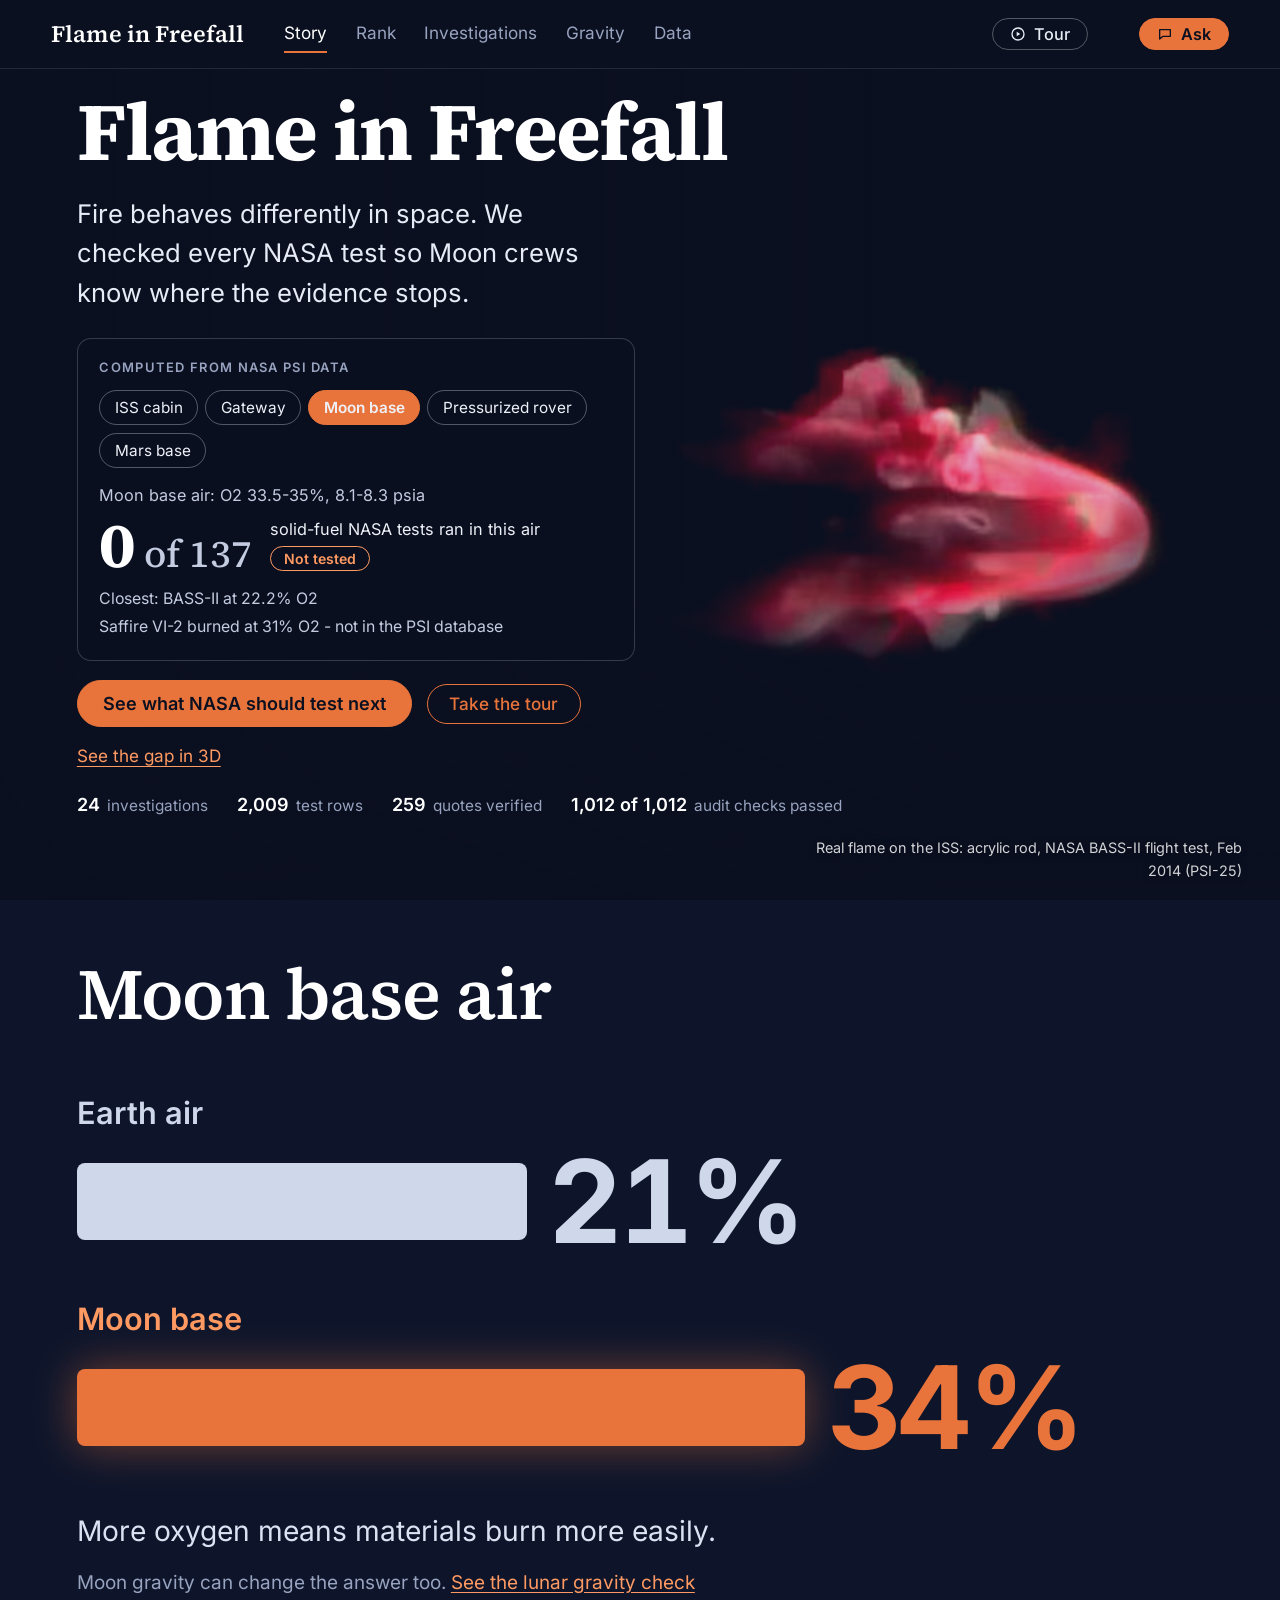
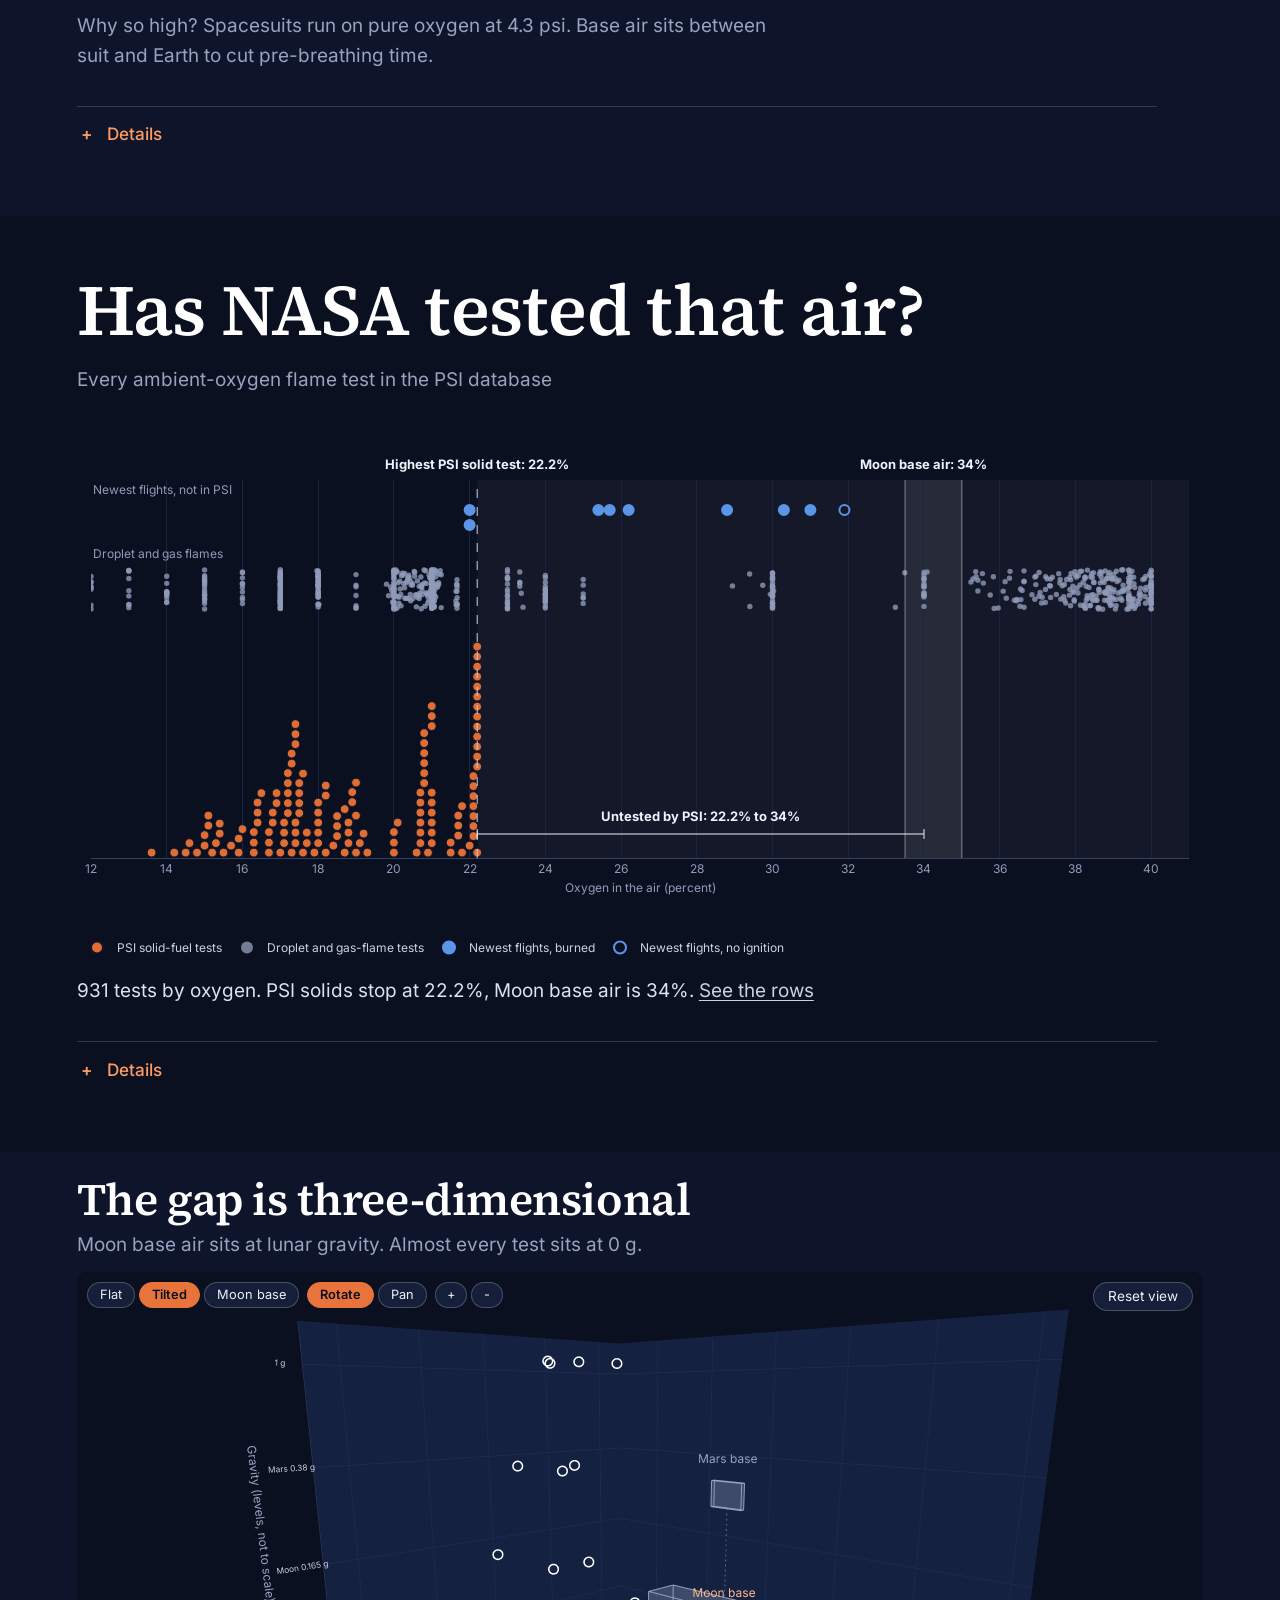
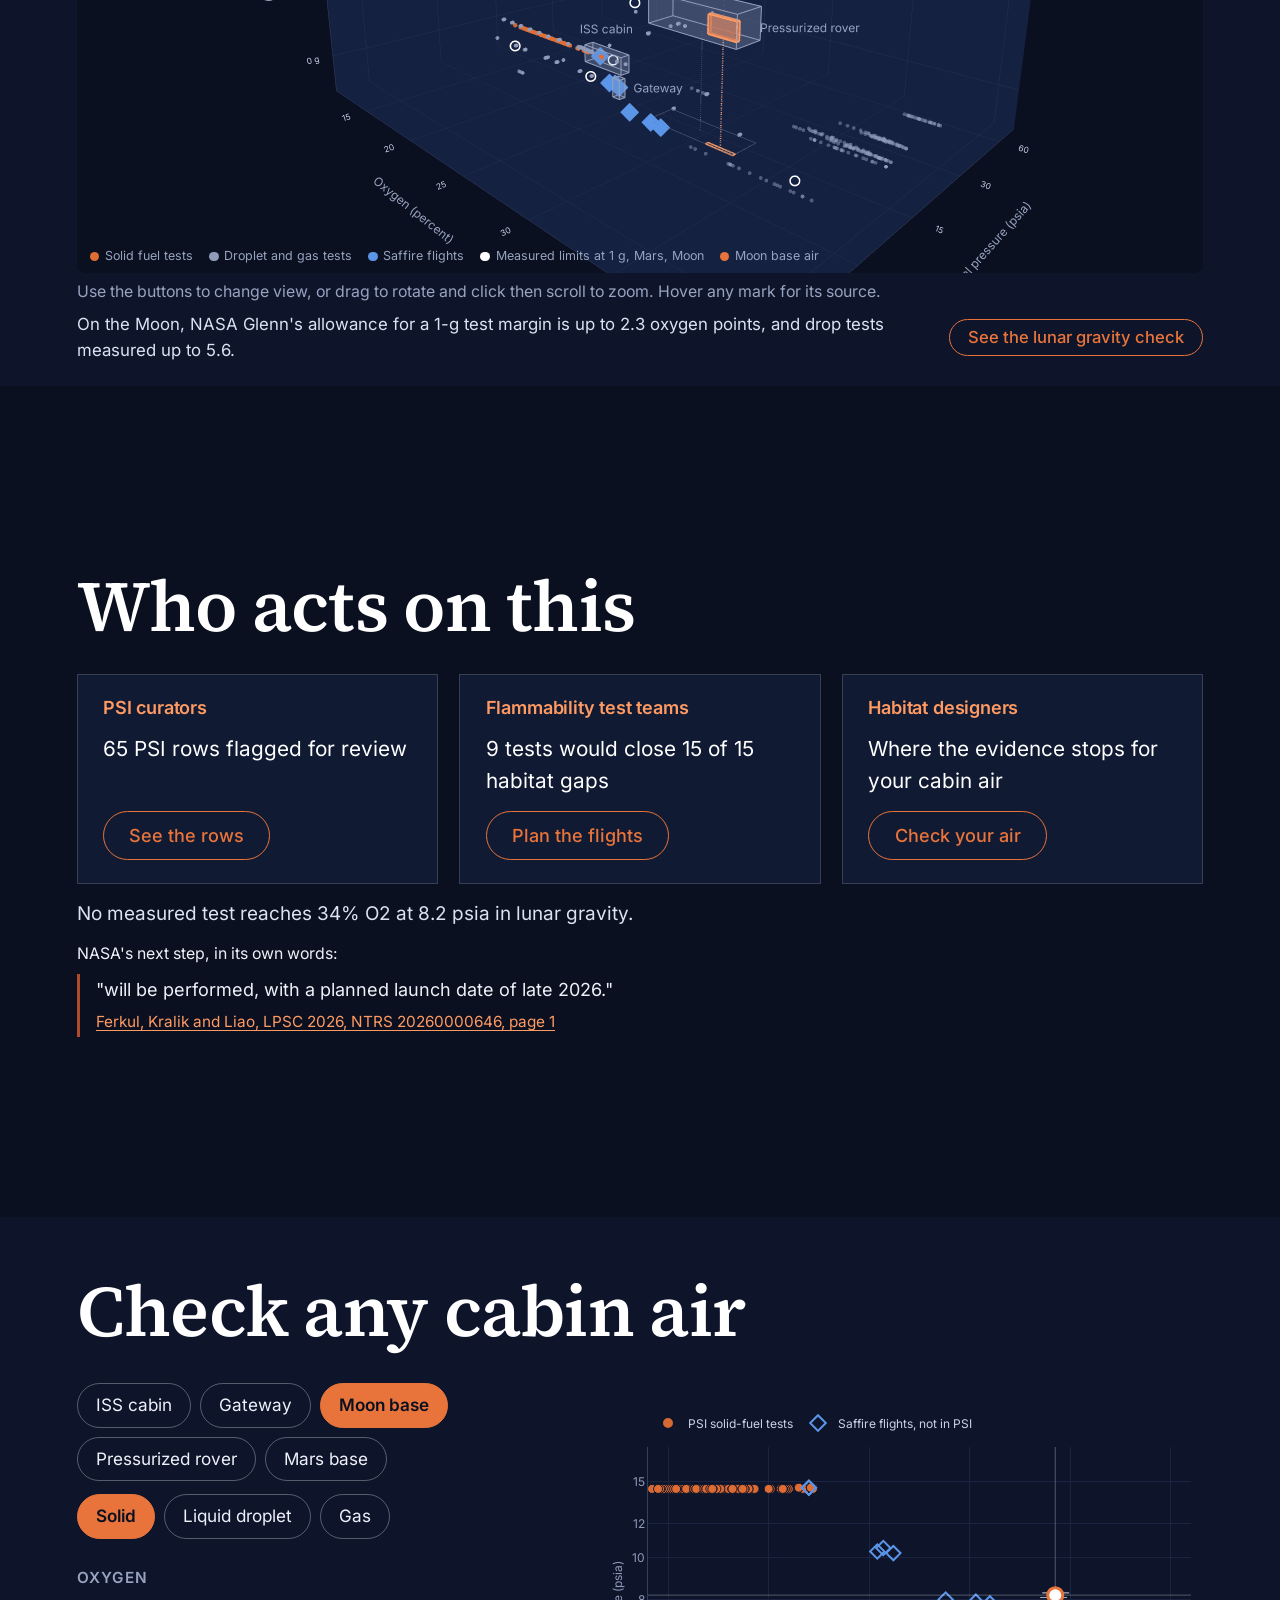
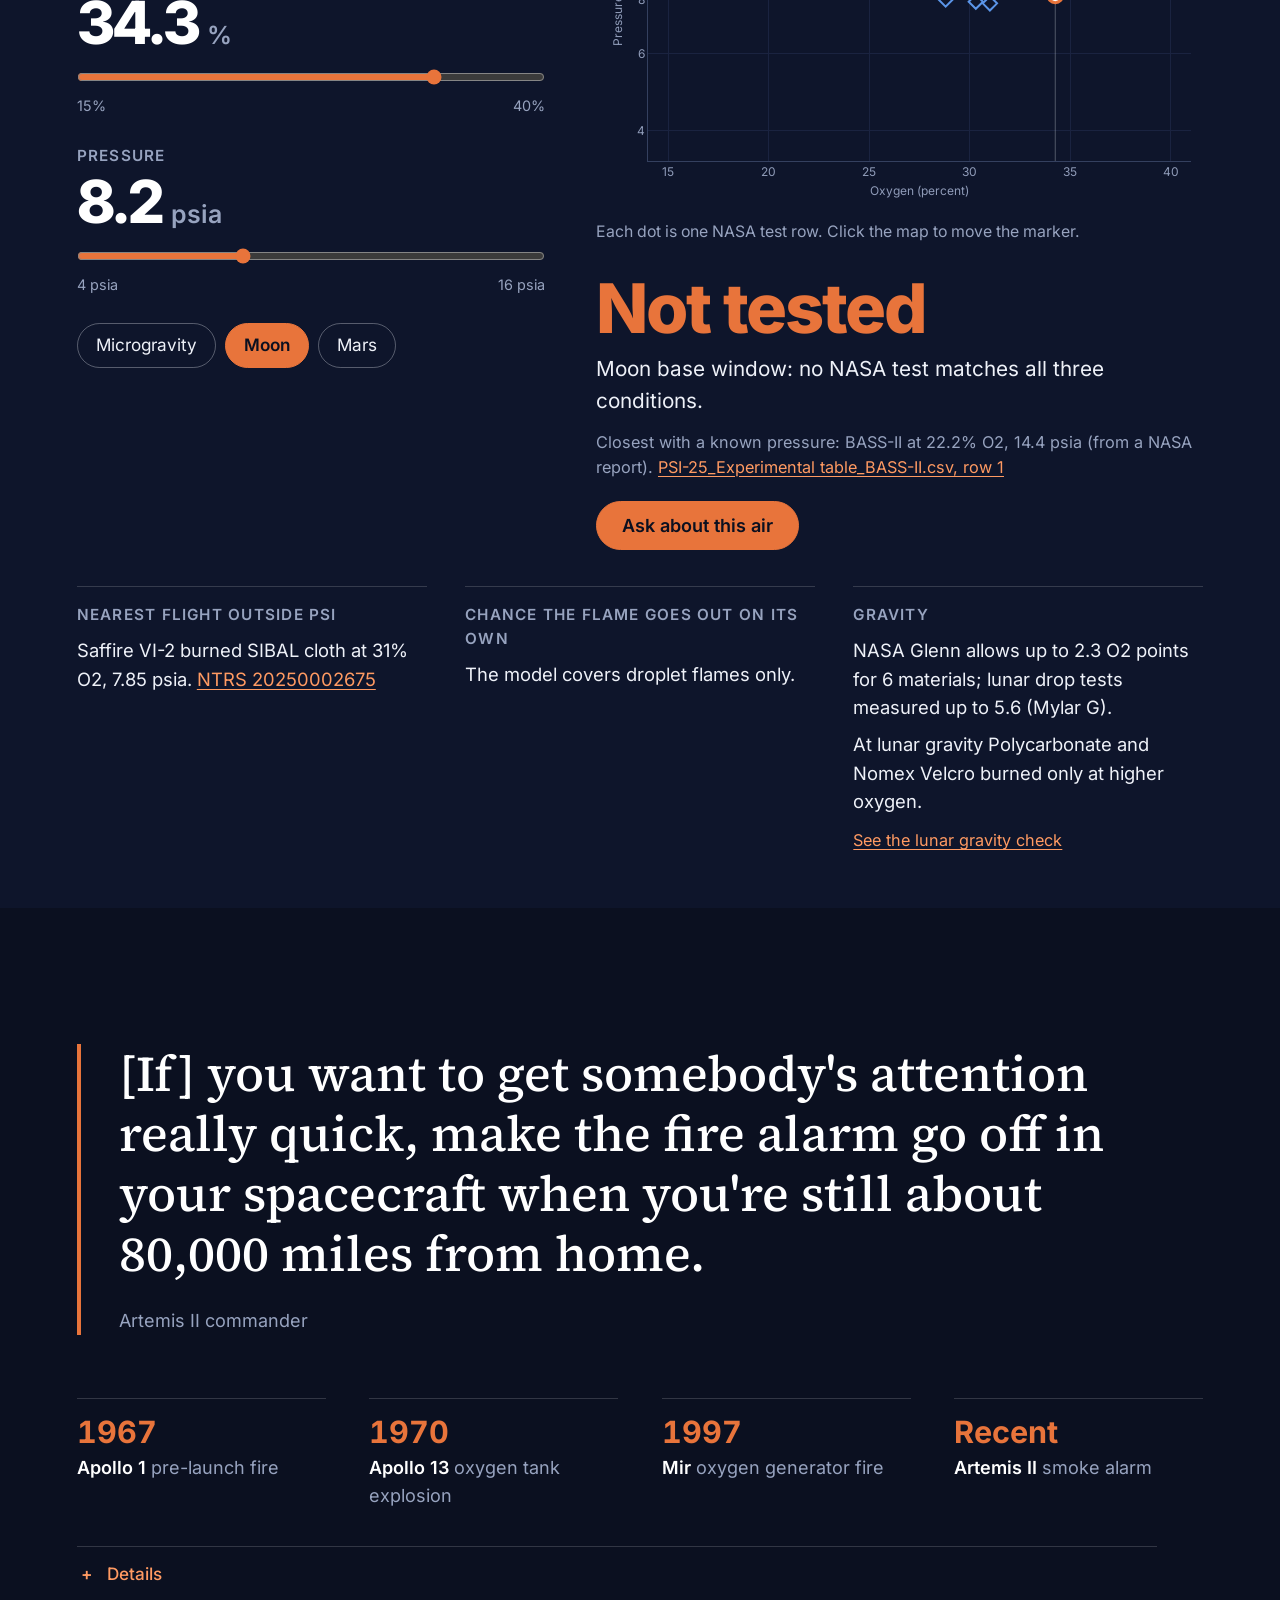
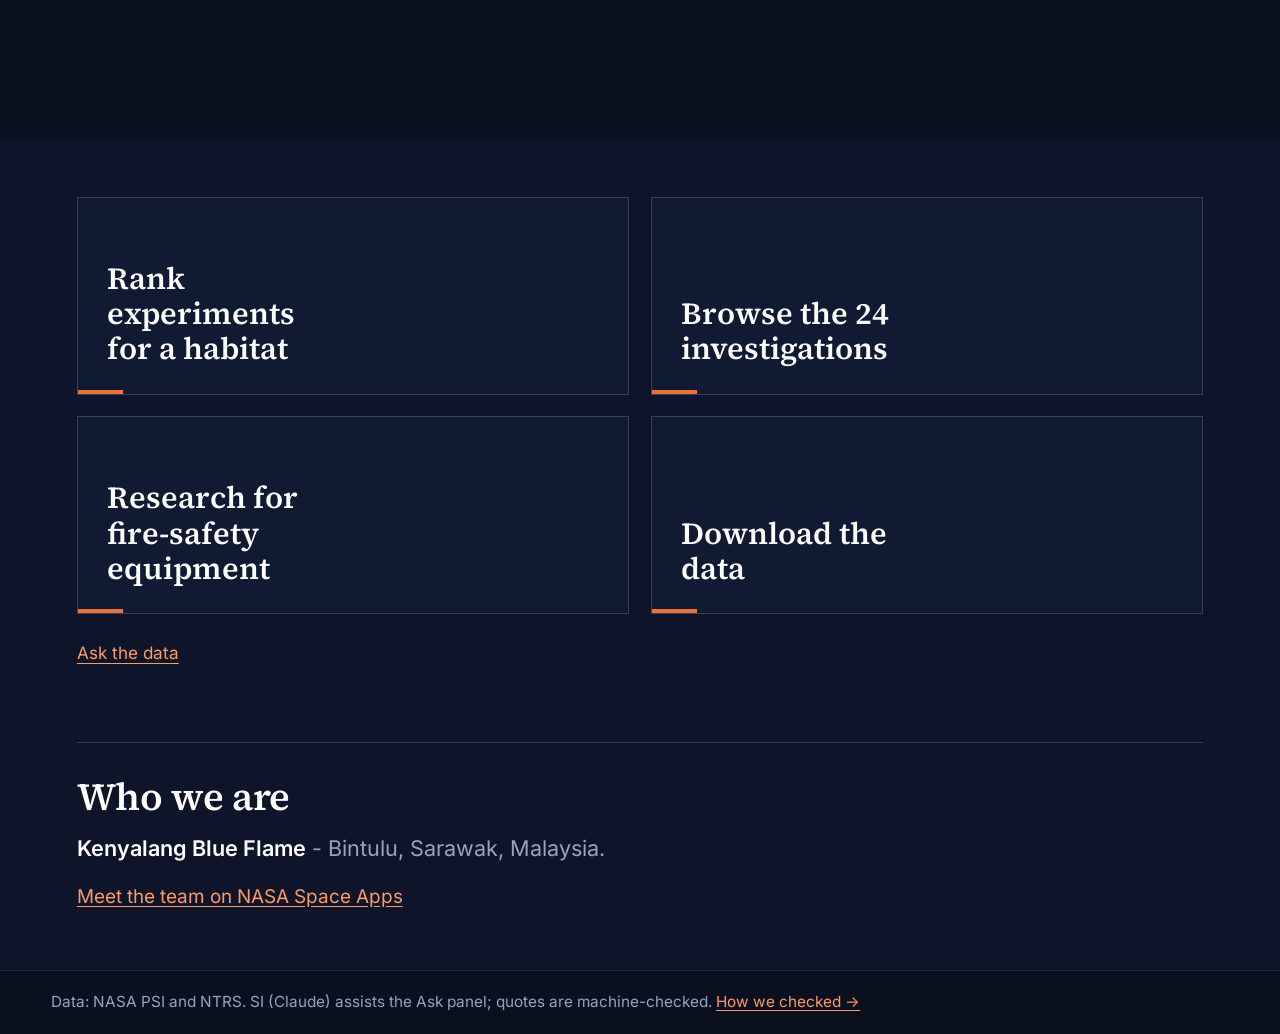
<file: public/index.html>
<!DOCTYPE html>
<html lang="en">
<head>
<meta charset="utf-8">
<meta name="viewport" content="width=device-width, initial-scale=1">
<title>Flame in Freefall - fire-safety dashboard over NASA PSI combustion data</title>
<meta name="description" content="Which NASA microgravity fire experiments matter for crews on the Moon and Mars, ranked from NASA PSI combustion data.">
<meta name="theme-color" content="#0b1020">
<link rel="icon" href="favicon.svg" type="image/svg+xml">
<link rel="icon" href="favicon-32.png" type="image/png" sizes="32x32">
<link rel="alternate icon" href="favicon.ico">
<link rel="apple-touch-icon" href="apple-touch-icon.png">
<link rel="preload" href="fonts/inter-latin.woff2" as="font" type="font/woff2" crossorigin>
<link rel="preload" href="fonts/source-serif-4-latin.woff2" as="font" type="font/woff2" crossorigin>
<link rel="preload" as="script" href="vendor/plotly-basic-2.35.2.min.js">
<link rel="stylesheet" href="style.css">
</head>
<body>
<a class="skip-link" href="#view" id="skip-link">Skip to content</a>
<div id="page">
<header class="top">
  <div class="top-inner">
    <a class="brand" href="#/home">Flame in Freefall</a>
    <nav id="nav" aria-label="Sections"></nav>
    <button type="button" id="ask-open" class="ask-toggle" aria-expanded="false" aria-controls="ask-panel" aria-label="Ask the data" hidden><svg class="hdr-ico" viewBox="0 0 24 24" width="16" height="16" aria-hidden="true" focusable="false"><path d="M4 5.5h16v10H9l-5 4v-14z" fill="none" stroke="currentColor" stroke-width="2" stroke-linejoin="round"/></svg><span>Ask</span></button>
  </div>
</header>
<main id="view" tabindex="-1">
  <p class="loading">Loading data...</p>
</main>
<footer class="foot">
  <div class="foot-inner">
    <p>Data: NASA PSI and NTRS. SI (Claude) assists the Ask panel; quotes are machine-checked. <a href="#/verification">How we checked -&gt;</a></p>
  </div>
</footer>
</div>
<aside id="ask-panel" aria-label="Ask the data"></aside>
<script src="app.js" charset="utf-8"></script>
</body>
</html>
</file>
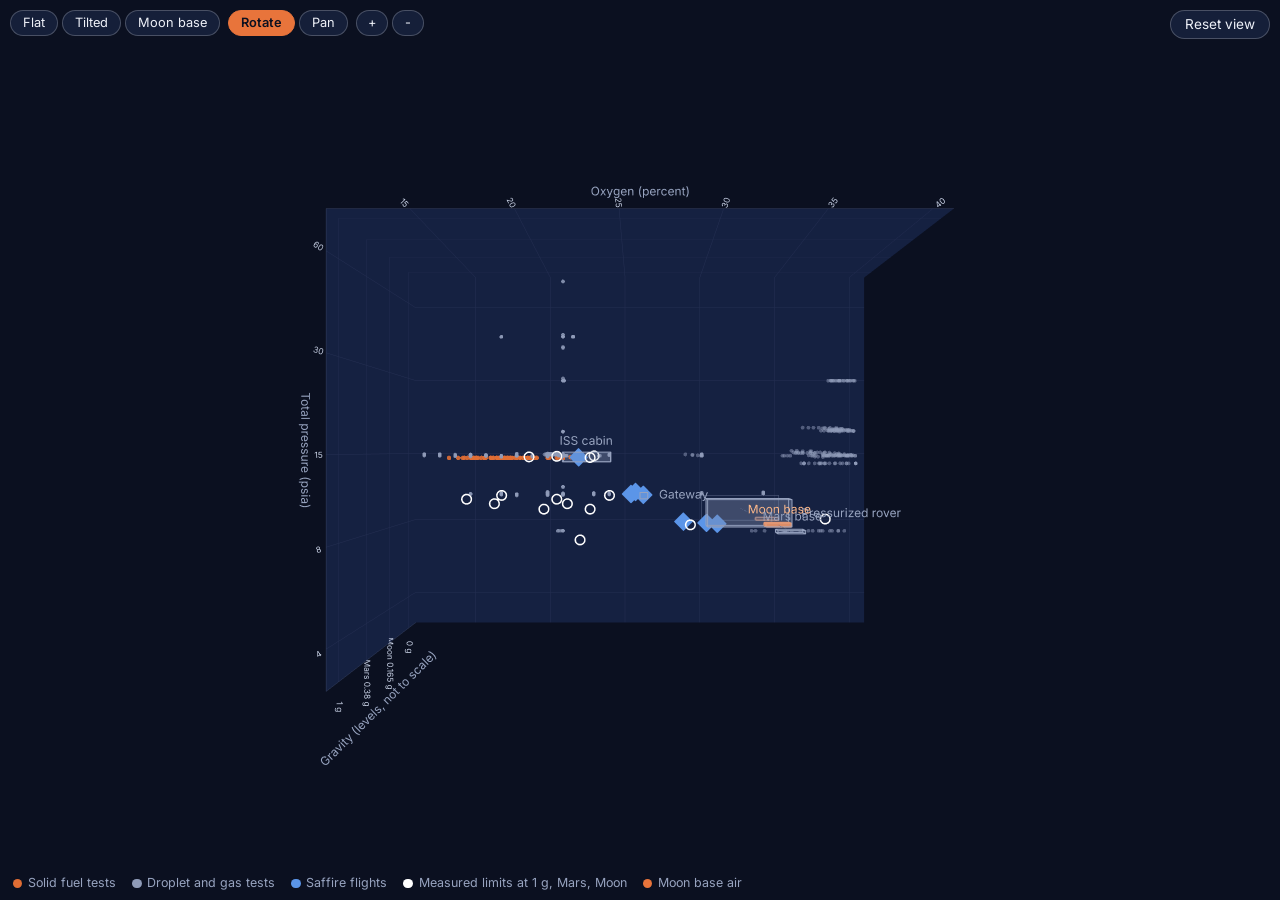
<file: public/evidence3d.html>
<!DOCTYPE html>
<html lang="en">
<head>
<meta charset="utf-8">
<meta name="viewport" content="width=device-width, initial-scale=1">
<title>Evidence space</title>
<link rel="icon" href="favicon.svg" type="image/svg+xml">
<link rel="alternate icon" href="favicon.ico">
<style>
@font-face { font-family: "Inter"; src: url("fonts/inter-latin.woff2") format("woff2"); font-weight: 400 800; font-style: normal; font-display: swap; }
html, body { margin: 0; height: 100%; background: #0b1020; color: #c9d2e6; font-family: "Inter", system-ui, -apple-system, "Segoe UI", Roboto, Arial, sans-serif; overflow: hidden; }
#plot { position: absolute; inset: 0; }
#bar { position: absolute; top: 0.6rem; left: 0.6rem; z-index: 5; display: flex; flex-wrap: wrap; align-items: center; gap: 0.35rem 0.5rem; max-width: calc(100% - 7.5rem); }
#bar .grp { display: flex; gap: 0.25rem; }
#bar button, #reset { padding: 0.35rem 0.9rem; font: inherit; font-size: 0.85rem; color: #eef1f8; background: rgba(24, 35, 63, 0.85); border: 1px solid rgba(255, 255, 255, 0.22); border-radius: 999px; cursor: pointer; }
#bar button { padding: 0.3rem 0.75rem; font-size: 0.8rem; }
#bar button.sq { min-width: 2rem; padding: 0.3rem 0.5rem; }
#bar button:hover { background: #18233f; }
#bar button[aria-pressed="true"] { background: #e8743b; border-color: #e8743b; color: #0b1020; font-weight: 600; }
#bar button:focus-visible { outline: 3px solid #e8743b; outline-offset: 2px; }
#reset { position: absolute; top: 0.6rem; right: 0.6rem; z-index: 5; }
#reset:hover { background: #18233f; }
#reset:focus-visible { outline: 3px solid #e8743b; outline-offset: 2px; }
#legend { position: absolute; left: 0.8rem; bottom: 0.6rem; z-index: 5; display: flex; flex-wrap: wrap; gap: 0.2rem 1rem; max-width: calc(100% - 1.6rem); margin: 0; padding: 0; list-style: none; font-size: 0.78rem; color: #97a3bf; pointer-events: none; }
#legend i { display: inline-block; width: 0.6rem; height: 0.6rem; margin-right: 0.35rem; border-radius: 50%; vertical-align: -0.05rem; }
#msg { position: absolute; inset: 0; margin: 0; display: flex; align-items: center; justify-content: center; font-size: 0.95rem; color: #97a3bf; }
[hidden] { display: none !important; }
</style>
</head>
<body>
<div id="plot"></div>
<div id="bar" role="toolbar" aria-label="Chart view controls" hidden>
<div class="grp" role="group" aria-label="View presets"><button type="button" data-view="flat" aria-pressed="false" title="Top-down view">Flat</button><button type="button" data-view="tilted" aria-pressed="false" title="Tilted view">Tilted</button><button type="button" data-view="moon" aria-pressed="false" title="Close view of the Moon base">Moon base</button></div>
<div class="grp" role="group" aria-label="Drag mode"><button type="button" data-drag="orbit" aria-pressed="true" title="Drag to rotate">Rotate</button><button type="button" data-drag="pan" aria-pressed="false" title="Drag to pan">Pan</button></div>
<div class="grp" role="group" aria-label="Zoom"><button type="button" class="sq" data-zoom="0.8" aria-label="Zoom in" title="Zoom in">+</button><button type="button" class="sq" data-zoom="1.25" aria-label="Zoom out" title="Zoom out">-</button></div>
</div>
<button type="button" id="reset" hidden>Reset view</button>
<ul id="legend" hidden></ul>
<p id="msg">Loading...</p>
<script src="vendor/plotly-gl3d-2.35.2.min.js"></script>
<script src="evidence3d.js" charset="utf-8"></script>
</body>
</html>
</file>
<file: public/style.css>
@font-face {
  font-family: "Inter";
  src: url("fonts/inter-latin.woff2") format("woff2");
  font-weight: 400 800;
  font-style: normal;
  font-display: swap;
}

@font-face {
  font-family: "Source Serif 4";
  src: url("fonts/source-serif-4-latin.woff2") format("woff2");
  font-weight: 500 700;
  font-style: normal;
  font-display: swap;
}

:root {
  --navy: #0b1020;
  --navy-2: #111a33;
  --navy-3: #18233f;
  --fire: #e8743b;
  --fire-deep: #b04a2a;
  --fire-soft: #ff9a62;
  --paper: #f7f3ee;
  --paper-2: #efe8df;
  --ink: #141a2e;
  --slate: #5a6275;
  --serif: "Source Serif 4", Georgia, "Times New Roman", serif;
  --sans: "Inter", system-ui, -apple-system, "Segoe UI", Roboto, Arial, sans-serif;
  --bg: var(--paper);
  --fg: var(--ink);
  --muted: var(--slate);
  --line: #ddd5ca;
  --link: #9a3f1f;
  --accent: var(--fire-deep);
  --card: #fffdfa;
  --hdr: 64px;
}

.top, .foot, .band, .story, #ask-panel {
  --bg: var(--navy);
  --fg: #eef1f8;
  --muted: #97a3bf;
  --line: rgba(255, 255, 255, 0.16);
  --link: var(--fire-soft);
  --accent: var(--fire);
  --card: var(--navy-2);
  color: var(--fg);
}

* { box-sizing: border-box; }

html { font-size: 18px; scroll-behavior: smooth; }

body {
  margin: 0;
  font-family: var(--sans);
  font-size: 1rem;
  line-height: 1.55;
  color: var(--fg);
  background: var(--paper);
  -webkit-font-smoothing: antialiased;
}

a { color: var(--link); text-underline-offset: 0.18em; }

[hidden] { display: none !important; }

h1, h2, h3, h4 { font-family: var(--serif); font-weight: 600; line-height: 1.12; margin: 0; letter-spacing: -0.01em; }

p { margin: 0; }

p, li, dd { max-width: 60ch; }

.small { font-size: 0.88rem; }

.muted { color: var(--muted); }

.src { color: var(--muted); font-size: 0.8rem; display: block; }

button { font: inherit; cursor: pointer; }

button:disabled { opacity: 0.5; cursor: default; }

:focus-visible { outline: 3px solid var(--accent); outline-offset: 2px; }
.skip-link { position: absolute; left: 0.5rem; top: -4rem; z-index: 1000; padding: 0.6rem 1rem; background: #fff; color: var(--navy); font-weight: 600; border-radius: 6px; text-decoration: none; }
.skip-link:focus { top: 0.5rem; outline: 3px solid var(--fire); }

.top {
  background: var(--navy);
  border-bottom: 1px solid rgba(255, 255, 255, 0.1);
  position: sticky;
  top: 0;
  z-index: 40;
}

.top-inner {
  max-width: 1360px;
  margin: 0 auto;
  padding: 0.85rem clamp(1.25rem, 4vw, 3rem);
  display: flex;
  flex-wrap: wrap;
  align-items: center;
  gap: 0.4rem 2.2rem;
}

.brand {
  font-family: var(--serif);
  font-weight: 600;
  font-size: 1.3rem;
  color: #fff;
  text-decoration: none;
  white-space: nowrap;
}

#nav { display: flex; flex-wrap: wrap; gap: 0.2rem 1.6rem; }

#nav a {
  padding: 0.25rem 0;
  color: var(--muted);
  text-decoration: none;
  font-size: 0.95rem;
  border-bottom: 2px solid transparent;
}

#nav a:hover { color: #fff; }

#nav a.active { color: #fff; border-bottom-color: var(--fire); }

.ask-toggle {
  margin-left: auto;
  display: inline-flex;
  align-items: center;
  gap: 0.45rem;
  padding: 0.4rem 0.95rem;
  border: 1.5px solid rgba(255, 255, 255, 0.3);
  border-radius: 999px;
  background: transparent;
  color: #e8ecf5;
  font-size: 0.9rem;
  font-weight: 500;
  line-height: 1;
  text-decoration: none;
  transition: border-color 0.2s ease, background 0.2s ease, color 0.2s ease;
}

.ask-toggle .hdr-ico { flex: none; }

.ask-toggle:hover { border-color: var(--fire); color: #fff; }

#ask-open { background: var(--fire); border-color: var(--fire); color: var(--navy); font-weight: 600; }

#ask-open:hover, body.ask-open #ask-open { background: #fff; border-color: #fff; color: var(--navy); }

.tour-toggle + .ask-toggle { margin-left: 0.6rem; }

@media (max-width: 720px) {
  .ask-toggle { padding: 0.35rem 0.75rem; font-size: 0.85rem; gap: 0.35rem; }
  .tour-toggle { padding: 0.4rem; }
  .tour-toggle span { position: absolute; width: 1px; height: 1px; overflow: hidden; clip: rect(0 0 0 0); white-space: nowrap; }
  .tour-toggle + .ask-toggle { margin-left: 0.45rem; }
}

main { outline: none; display: block; min-height: 60vh; }

.wrap { width: calc(100% - 2 * clamp(1.25rem, 6vw, 6rem)); max-width: 1240px; margin: 0 auto; padding: 2.6rem 0 3.5rem; }

.wrap > * + * { margin-top: 1.6rem; }

.loading { color: var(--muted); padding: 3rem 1.5rem; }

.band { background: var(--navy); position: relative; overflow: hidden; }

.band-in {
  position: relative;
  z-index: 1;
  width: calc(100% - 2 * clamp(1.25rem, 6vw, 6rem));
  max-width: 1240px;
  margin: 0 auto;
  padding: clamp(2.2rem, 6vw, 4.2rem) 0 clamp(2rem, 5vw, 3.2rem);
}

.band h1 { font-size: clamp(2.5rem, 6vw, 4.2rem); color: #fff; max-width: 24ch; }

.band .lede { margin-top: 1rem; font-size: 1.2rem; color: var(--muted); max-width: 44ch; }

.band .pills { margin-top: 1.8rem; }

.btn {
  display: inline-block;
  padding: 0.7rem 1.4rem;
  border: 1.5px solid var(--fire);
  border-radius: 999px;
  background: var(--fire);
  color: var(--navy);
  font-weight: 600;
  text-decoration: none;
  line-height: 1.2;
}

.btn:hover { background: var(--fire-soft); border-color: var(--fire-soft); }

.btn.ghost, button.secondary {
  background: transparent;
  color: var(--accent);
  border-color: currentColor;
  font-weight: 500;
}

button.secondary { padding: 0.45rem 1rem; border: 1.5px solid currentColor; border-radius: 999px; }

.textlink {
  background: none;
  border: 0;
  padding: 0.2rem 0;
  color: var(--link);
  text-decoration: underline;
  text-underline-offset: 0.22em;
  font-size: 0.95rem;
}

.pills { display: flex; flex-wrap: wrap; gap: 0.7rem; }

.pill {
  padding: 0.7rem 1.4rem;
  border: 1.5px solid color-mix(in srgb, var(--fg) 32%, transparent);
  border-radius: 999px;
  background: transparent;
  color: var(--fg);
  font-size: 1.02rem;
}

.pill:hover { border-color: var(--fire); }

.pill.active { background: var(--fire); border-color: var(--fire); color: var(--navy); font-weight: 600; }

.drawer { border-top: 1px solid var(--line); margin-top: 2rem; }

.drawer > summary {
  list-style: none;
  cursor: pointer;
  padding: 0.8rem 0;
  color: var(--link);
  font-size: 0.95rem;
  font-weight: 500;
  display: flex;
  align-items: center;
  gap: 0.6rem;
}

.drawer > summary::-webkit-details-marker { display: none; }

.drawer > summary::before {
  content: "+";
  display: inline-block;
  width: 1.1rem;
  text-align: center;
  font-weight: 600;
}

.drawer[open] > summary::before { content: "-"; }

.drawer-body { padding: 0.4rem 0 1.4rem; font-size: 0.95rem; }

.drawer-body > * + * { margin-top: 0.9rem; }

.drawer-body h3 { font-size: 1.2rem; margin-top: 1.4rem; }

.drawer-body h4 { font-size: 1.05rem; }

.drawer.nested { margin-top: 0.6rem; }

.drawer-list > .drawer { margin-top: 0; }

.drawer-list > .drawer > summary { font-size: 1.15rem; color: var(--fg); padding: 1.1rem 0; font-weight: 600; font-family: var(--serif); }

.story .drawer { max-width: 60rem; }

.table-wrap { overflow-x: auto; margin: 0.6rem 0; max-width: 100%; }

table { border-collapse: collapse; width: 100%; font-size: 0.88rem; }

th, td { border-bottom: 1px solid var(--line); padding: 0.5rem 0.6rem; text-align: left; vertical-align: top; }

th { font-weight: 600; background: rgba(127, 127, 127, 0.1); white-space: nowrap; }

table.preview th, table.preview td { white-space: nowrap; }

.tag {
  display: inline-block;
  padding: 0.05rem 0.7rem;
  border-radius: 999px;
  font-size: 0.8rem;
  border: 1px solid var(--line);
  color: var(--muted);
  white-space: nowrap;
}

.tag.supported { color: #2f6b3f; border-color: #8fbf9b; }
.tag.partly { color: #8a5a00; border-color: #d4b360; }
.tag.notsupported { color: var(--fire-deep); border-color: #d9a99a; }

.eyebrow { font-size: 0.85rem; letter-spacing: 0.08em; text-transform: uppercase; color: var(--muted); font-weight: 600; }

.story {
  min-height: calc(100vh - var(--hdr));
  min-height: calc(100svh - var(--hdr));
  display: flex;
  align-items: center;
  background: var(--navy);
  padding: clamp(2rem, 6vh, 4.5rem) clamp(1.25rem, 6vw, 6rem);
  position: relative;
}

.story:nth-of-type(even) { background: #0e152b; }

.story-in { width: 100%; max-width: 1240px; margin: 0 auto; }

.story h2 { font-size: clamp(2.67rem, 6.2vw, 4rem); color: #fff; max-width: 28ch; }

.story .rv { opacity: 0; transform: translateY(22px); }

.story.in .rv { opacity: 1; transform: none; transition: opacity 0.8s ease, transform 0.8s ease; transition-delay: calc(var(--i, 0) * 140ms); }

.hero { padding: 0; overflow: hidden; align-items: flex-end; background: var(--navy); }

.hero-img {
  position: absolute;
  inset: 0;
  width: 100%;
  height: 100%;
  object-fit: cover;
  object-position: 70% 55%;
  transform-origin: 70% 55%;
  animation: drift 26s ease-in-out infinite alternate;
}

.hero-video { inset: auto; top: 50%; right: 3%; left: auto; bottom: auto; width: min(54vw, 820px); height: auto; aspect-ratio: 16 / 9; object-fit: cover; object-position: 50% 50%; transform: translateY(-50%); animation: none; background: transparent; mix-blend-mode: screen; -webkit-mask-image: radial-gradient(ellipse 50% 50% at 50% 50%, #000 62%, transparent 100%); mask-image: radial-gradient(ellipse 50% 50% at 50% 50%, #000 62%, transparent 100%); }

.hero-alt { position: absolute; width: 1px; height: 1px; overflow: hidden; clip: rect(0 0 0 0); white-space: nowrap; }

.hero::after {
  content: "";
  position: absolute;
  inset: 0;
  background: linear-gradient(90deg, rgba(11, 16, 32, 0.9) 0%, rgba(11, 16, 32, 0.55) 40%, rgba(11, 16, 32, 0.1) 75%), linear-gradient(0deg, rgba(11, 16, 32, 0.7) 0%, rgba(11, 16, 32, 0) 38%);
}

.hero-copy { position: relative; z-index: 2; padding: 0 clamp(1.25rem, 6vw, 6rem) clamp(4rem, 12vh, 7rem); max-width: 60rem; }

.hero h1 { font-size: clamp(3.4rem, 9.5vw, 8rem); color: #fff; font-weight: 700; letter-spacing: -0.02em; }

.hero-line { margin-top: 1.3rem; font-size: clamp(1.1rem, 2vw, 1.5rem); max-width: 34ch; color: #e6ebf6; }

.hero-cta { margin-top: 1.4rem; }

.hero-play { padding: 0.5rem 1.2rem; font-size: 0.95rem; color: #fff; border-color: rgba(255, 255, 255, 0.6); background: rgba(11, 16, 32, 0.35); }

.hero-play:hover { background: var(--fire); border-color: var(--fire); color: var(--navy); }

.credit { position: absolute; z-index: 2; right: clamp(1rem, 3vw, 2.4rem); bottom: 1rem; max-width: min(24rem, 60vw); text-align: right; font-size: 0.8rem; color: rgba(255, 255, 255, 0.82); text-shadow: 0 1px 6px rgba(11, 16, 32, 0.9); }

.scroll-cue {
  position: absolute;
  z-index: 2;
  left: 50%;
  bottom: 1.4rem;
  transform: translateX(-50%);
  background: none;
  border: 0;
  color: rgba(255, 255, 255, 0.8);
  display: flex;
  flex-direction: column;
  align-items: center;
  gap: 0.5rem;
  font-size: 0.8rem;
  letter-spacing: 0.14em;
  text-transform: uppercase;
}

.scroll-cue i { display: block; width: 1px; height: 2.6rem; background: linear-gradient(to bottom, var(--fire), rgba(232, 116, 59, 0)); animation: cue 2.2s ease-in-out infinite; transform-origin: top; }

@keyframes drift { from { transform: scale(1.02); } to { transform: scale(1.1); } }

@keyframes cue { 0% { transform: scaleY(0); } 50% { transform: scaleY(1); } 100% { transform: scaleY(1); opacity: 0; } }

.big-quote { margin: 0; padding: 0 0 0 clamp(1.2rem, 3vw, 2.2rem); border-left: 4px solid var(--fire); max-width: none; }

.big-quote p { max-width: 22em; font-family: var(--serif); font-weight: 500; font-size: clamp(1.7rem, 3.9vw, 3.1rem); line-height: 1.2; color: #fff; }

.big-quote footer { margin-top: 1.3rem; font-size: 1rem; color: var(--muted); }

.incidents { list-style: none; margin: clamp(2.4rem, 7vh, 4.4rem) 0 0; padding: 0; display: grid; grid-template-columns: repeat(4, 1fr); gap: 1.5rem 2.4rem; max-width: 72rem; }

.incidents li { border-top: 1px solid var(--line); padding-top: 0.9rem; max-width: none; }

.inc-year { display: block; font-size: 1.7rem; font-weight: 700; color: var(--fire); font-variant-numeric: tabular-nums; line-height: 1.1; }

.inc-text { display: block; margin-top: 0.3rem; color: var(--muted); font-size: 1rem; }

.inc-text strong { color: #fff; font-weight: 600; }

.bars { margin-top: clamp(2rem, 6vh, 3.6rem); display: grid; gap: clamp(1.4rem, 4vh, 2.4rem); }

.bar-row { --nfs: clamp(3.6rem, 9vw, 7rem); --numw: calc(var(--nfs) * 2.15); }

.bar-label { font-size: clamp(1.2rem, 2.4vw, 1.8rem); font-weight: 600; margin-bottom: 0.4rem; }

.bar-row.earth .bar-label { color: #cfd8ea; }

.bar-row.moon .bar-label { color: var(--fire-soft); }

.bar-line { display: flex; align-items: center; gap: 1.2rem; }

.bar-fill {
  display: block;
  flex: none;
  height: clamp(2.6rem, 6vw, 4.6rem);
  width: 0;
  border-radius: 8px;
  transition: width 1.6s cubic-bezier(0.2, 0.7, 0.2, 1) 0.3s;
}

.story.in .bar-fill { width: calc((100% - var(--numw) - 1.2rem) * var(--k)); }

.bar-row.earth .bar-fill { background: #cfd8ea; }

.bar-row.moon .bar-fill { background: var(--fire); box-shadow: 0 0 44px rgba(232, 116, 59, 0.45); }

.bar-num { flex: none; font-family: var(--sans); font-weight: 700; font-size: var(--nfs); line-height: 1; letter-spacing: -0.03em; font-variant-numeric: tabular-nums; }

.bar-row.earth .bar-num { color: #cfd8ea; }

.bar-row.moon .bar-num { color: var(--fire); }

.story-line { margin-top: clamp(1.6rem, 5vh, 3rem); font-size: clamp(1.2rem, 2.2vw, 1.7rem); color: #dbe2f2; max-width: 40ch; }

.story-sub { margin-top: 0.8rem; font-size: 1.05rem; color: var(--muted); }

.gap { position: relative; width: 100%; margin-top: clamp(1.2rem, 3vh, 2rem); }

.gap .nsewdrag { touch-action: pan-y !important; }

.gap-note { margin-top: 0.8rem; max-width: none; font-size: 1.05rem; color: #dbe2f2; }

.gap-note a { color: #c9d2e6; text-decoration: underline; text-underline-offset: 3px; }

.gap-note a:hover { color: #eef2fb; }

.gap-more { margin-top: 1.2rem; }

.st-3d { padding-top: clamp(1rem, 2.5vh, 1.6rem); padding-bottom: clamp(1rem, 2.5vh, 1.6rem); }

.st-3d h2 { font-size: clamp(1.8rem, 3.6vw, 2.5rem); }

.st-3d .story-sub { margin-top: 0.3rem; }

.e3d { width: 100%; margin-top: 0.7rem; }

.e3d-frame { display: block; width: 100%; height: clamp(420px, calc(100vh - var(--hdr) - 230px), 760px); border: 0; border-radius: 10px; background: var(--navy); }

.e3d-cap { margin-top: 0.4rem; max-width: none; color: var(--muted); }

.e3d-grav { margin-top: 0.4rem; display: flex; flex-wrap: wrap; align-items: center; gap: 0.5rem 1.2rem; }

.e3d-grav .story-line { margin: 0; max-width: none; font-size: 0.93rem; flex: 1 1 28rem; }

.e3d-grav .btn { padding: 0.4rem 1rem; font-size: 0.92rem; }

.hero-3d { margin-top: 0.8rem; }

.mdl-plot, .gv-plot { width: 100%; }

.gm-flame.glide { animation: none; transform: translateX(0); }

.story.in .gm-flame.glide { animation: gm-glide 3s cubic-bezier(0.4, 0, 0.2, 1) 1s both; }

@keyframes gm-glide { from { transform: translateX(0); } to { transform: translateX(-120px); } }

.hero.intro .hero-img { opacity: 0; }

.hero.intro.in .hero-img { opacity: 1; transition: opacity 1.4s ease; }

.hero .rv { transform: translateY(6px); }

.hero.in .rv { opacity: 1; transform: none; transition: opacity 0.5s ease-out, transform 0.5s ease-out; transition-delay: calc(var(--i, 0) * 90ms); }

.test-next .eyebrow { margin-bottom: 0.8rem; }

.test-next h2 { max-width: 18ch; }

.tcards { margin-top: clamp(1rem, 2.5vh, 1.6rem); display: grid; grid-template-columns: repeat(3, 1fr); gap: 0.9rem; }

.tcard {
  border: 1px solid var(--line);
  border-top: 4px solid var(--line);
  background: rgba(255, 255, 255, 0.03);
  padding: 0.9rem 1.1rem 1rem;
}

.tcard.zero { border-top-color: var(--fire); }

.tcard h3 { font-family: var(--sans); font-size: 1rem; font-weight: 600; letter-spacing: 0; color: var(--fg); }

.tcard-num { font-family: var(--sans); font-weight: 800; font-size: clamp(2rem, 3.4vw, 2.8rem); line-height: 1; letter-spacing: -0.03em; color: var(--fg); margin-top: 0.3rem; }

.tcard.zero .tcard-num { color: var(--fire); }

.tcard-unit { font-size: 0.95rem; color: var(--muted); margin-top: 0.1rem; }

.tcard-near { margin-top: 0.6rem; font-size: 0.88rem; color: var(--fg); }

.tcard-out { margin-top: 0.3rem; font-size: 0.85rem; color: var(--fire-soft); }

.cta { margin-top: 1.2rem; }

.scenario { margin-top: clamp(1.2rem, 3.5vh, 2.2rem); max-width: none; }

.air-main { display: grid; grid-template-columns: minmax(0, 26rem) minmax(0, 1fr); grid-template-rows: auto 1fr; grid-template-areas: "left right" "left out"; gap: 1.6rem clamp(1.6rem, 4vw, 3.2rem); align-items: start; }

.air-left { min-width: 0; grid-area: left; }

.air-right { min-width: 0; grid-area: right; }

.air-out { min-width: 0; grid-area: out; }

.air-seg { gap: 0.5rem; }

.air-seg + .air-seg { margin-top: 0.7rem; }

.scenario .pill { padding: 0.45rem 1rem; font-size: 0.95rem; }

.air-field { margin-top: 1.5rem; }

.air-label { margin: 0; font-size: 0.85rem; letter-spacing: 0.08em; text-transform: uppercase; color: var(--muted); font-weight: 600; }

.air-value { margin: 0.1rem 0 0; font-size: clamp(2.4rem, 5vw, 3.3rem); font-weight: 800; line-height: 1.05; letter-spacing: -0.03em; color: #fff; font-variant-numeric: tabular-nums; }

.air-value small { font-size: 0.42em; font-weight: 600; letter-spacing: 0; color: var(--muted); margin-left: 0.3em; }

.air-range { display: block; width: 100%; height: 2rem; margin: 0.3rem 0 0; accent-color: var(--fire); touch-action: pan-y; cursor: pointer; }

.air-ends { display: flex; justify-content: space-between; margin: 0; font-size: 0.8rem; color: var(--muted); }

.scenario .air-seg:last-of-type { margin-top: 1.5rem; }

.air-verdict-wrap { min-height: 11rem; }

.air-word { margin: 0; font-weight: 800; font-size: clamp(2.4rem, 6vw, 3.8rem); line-height: 1; letter-spacing: -0.03em; color: var(--fire); }

.air-word.ok { color: #6fdc96; }

.air-word.part { color: #f0b428; }

.air-sub { margin: 0.6rem 0 0; font-size: 1.15rem; color: var(--fg); max-width: none; }

.air-note { margin: 0.3rem 0 0; font-size: 0.95rem; color: var(--muted); max-width: none; }

.air-near { margin: 0.7rem 0 0; font-size: 0.9rem; color: var(--muted); max-width: none; overflow-wrap: anywhere; }

.air-actions { margin: 1.2rem 0 0; max-width: none; }

.air-actions .btn { font-size: 1rem; }

.air-map { width: 100%; height: 430px; }

.air-hint { margin: 0.4rem 0 0; max-width: none; }

.air-cards { display: grid; grid-template-columns: repeat(auto-fit, minmax(16rem, 1fr)); gap: 1.2rem clamp(1.2rem, 3vw, 2.4rem); margin-top: 2rem; }

.air-card { border-top: 1px solid var(--line); padding-top: 0.9rem; min-width: 0; }

.air-card-title { margin: 0; font-size: 0.85rem; letter-spacing: 0.08em; text-transform: uppercase; color: var(--muted); font-weight: 600; max-width: none; }

.air-card-body { margin: 0.5rem 0 0; font-size: 1.02rem; max-width: none; overflow-wrap: anywhere; }

.air-card-foot { margin: 0.7rem 0 0; font-size: 0.9rem; max-width: none; }

.air-flex-list { margin-top: 0.5rem; }

.air-flex { display: grid; grid-template-columns: auto 1fr; column-gap: 0.9rem; align-items: baseline; padding: 0.45rem 0; border-bottom: 1px solid var(--line); }

.air-flex:last-child { border-bottom: 0; }

.air-flex-name { margin: 0; grid-column: 1 / -1; font-weight: 600; max-width: none; }

.air-flex-num { margin: 0; font-size: 2.2rem; font-weight: 800; line-height: 1.1; letter-spacing: -0.02em; color: #fff; font-variant-numeric: tabular-nums; }

.air-flex-text { margin: 0; font-size: 0.95rem; color: var(--muted); max-width: none; }

.air-flex.out .air-flex-text { grid-column: 1 / -1; color: var(--fire-soft); }

@media (max-width: 899px) {
  .air-main { grid-template-columns: minmax(0, 1fr); grid-template-rows: none; grid-template-areas: "left" "out" "right"; }
  .air-verdict-wrap { min-height: 0; }
  .air-map { height: 340px; }
}

.tour {
  position: fixed;
  left: 1.2rem;
  bottom: 1.2rem;
  width: 22rem;
  max-width: calc(100vw - 2.4rem);
  z-index: 70;
  padding: 1rem 1.2rem 0.9rem;
  background: #0f1630;
  color: #eef1f8;
  border: 1px solid rgba(255, 255, 255, 0.22);
  border-top: 3px solid var(--fire);
  border-radius: 10px;
  box-shadow: 0 14px 44px rgba(0, 0, 0, 0.5);
  font-size: 0.95rem;
}

.tour-count { font-size: 0.75rem; letter-spacing: 0.08em; text-transform: uppercase; color: #97a3bf; }

.tour-text { margin-top: 0.4rem; color: #fff; line-height: 1.4; }

.tour-bar { margin-top: 0.8rem; display: flex; align-items: center; gap: 0.5rem; }

.tour-btn { padding: 0.35rem 1rem; border: 1.5px solid rgba(255, 255, 255, 0.4); border-radius: 999px; background: transparent; color: #fff; font-size: 0.9rem; }

.tour-btn:hover:not(:disabled) { border-color: var(--fire); }

.tour-next { background: var(--fire); border-color: var(--fire); color: var(--navy); font-weight: 600; }

.tour-close { margin-left: auto; background: none; border: 0; padding: 0.2rem 0; color: #97a3bf; font-size: 0.85rem; text-decoration: underline; text-underline-offset: 0.22em; }

.tour-close:hover { color: #fff; }

.tour-ring { outline: 3px solid var(--fire-soft); outline-offset: 8px; border-radius: 6px; }

#ask-panel.tour-ring { outline-offset: -3px; border-radius: 0; }

.tiles { display: grid; grid-template-columns: repeat(2, 1fr); gap: 1.2rem; }

.tile {
  display: flex;
  align-items: flex-end;
  min-height: clamp(9rem, 22vh, 14rem);
  padding: 1.5rem 1.6rem;
  border: 1px solid var(--line);
  background: var(--navy-2);
  color: #fff;
  text-decoration: none;
  font-family: var(--serif);
  font-weight: 600;
  font-size: clamp(1.4rem, 2.4vw, 1.9rem);
  line-height: 1.15;
  position: relative;
  overflow: hidden;
}

.tile span { max-width: 14ch; position: relative; z-index: 1; }

.tile::after { content: ""; position: absolute; left: 0; bottom: 0; height: 4px; width: 2.5rem; background: var(--fire); transition: width 0.35s ease; }

.tile:hover { border-color: var(--fire); background: var(--navy-3); }

.tile:hover::after { width: 100%; }

.ask-link { margin-top: 1.2rem; }

.who { margin-top: clamp(2.6rem, 8vh, 5rem); padding-top: 1.8rem; border-top: 1px solid var(--line); }

.who h2 { font-size: clamp(1.8rem, 3vw, 2.4rem); }

.who-name { margin-top: 0.8rem; font-size: 1.2rem; color: var(--muted); }

.who-name strong { color: #fff; font-weight: 600; }

.who-link { margin-top: 0.9rem; font-size: 1.05rem; }

.team-why { margin: 1.4rem 0 0; padding-left: 1.4rem; border-left: 4px solid var(--fire); font-family: var(--serif); font-size: clamp(1.3rem, 2.4vw, 1.8rem); line-height: 1.3; color: #fff; max-width: 34ch; }

.rank-cards { list-style: none; margin: 0; padding: 0; display: grid; gap: 0.9rem; }

.rank-card {
  display: grid;
  grid-template-columns: 4.2rem 1fr minmax(9rem, 15rem);
  gap: 1rem 1.4rem;
  align-items: center;
  background: var(--card);
  border: 1px solid var(--line);
  padding: 1.1rem 1.4rem;
  max-width: none;
}

.rank-num { font-family: var(--serif); font-weight: 600; font-size: 3.2rem; line-height: 1; color: var(--fire-deep); text-align: center; }

.rank-main h2 { font-size: 1.5rem; }

.rank-main h2 a { color: var(--ink); text-decoration: none; }

.rank-main h2 a:hover { color: var(--fire-deep); text-decoration: underline; }

.rank-why { margin-top: 0.3rem; color: var(--muted); font-size: 0.98rem; }

.rank-score { display: flex; align-items: center; gap: 0.7rem; }

.bar { display: block; flex: 1; height: 0.8rem; background: var(--paper-2); border-radius: 999px; overflow: hidden; }

.bar-fill-s { display: block; height: 100%; background: var(--fire-deep); border-radius: 999px; }

.score-num { font-variant-numeric: tabular-nums; font-size: 0.95rem; width: 2.4rem; text-align: right; color: var(--muted); }

.more { margin-top: 0.8rem; }

.wrap .test-next { margin-top: 3.2rem; padding: clamp(1.6rem, 4vw, 3rem); background: var(--navy); color: #eef1f8; --fg: #eef1f8; --muted: #97a3bf; --line: rgba(255, 255, 255, 0.16); --link: var(--fire-soft); --accent: var(--fire); --card: var(--navy-2); }

.wrap .test-next h2 { color: #fff; font-size: clamp(1.7rem, 3vw, 2.2rem); max-width: none; }

.wrap .test-next .tcard-num { font-size: clamp(2rem, 3.4vw, 2.8rem); }

.wrap .plan-block + .test-next { margin-top: 1.6rem; }

.plan-block .plan { margin-top: 0; padding-top: 0; border-top: 0; }

.filters { display: flex; flex-wrap: wrap; align-items: center; gap: 0.8rem; margin: 0; }

select, input[type="number"], textarea {
  font: inherit;
  padding: 0.5rem 0.7rem;
  border: 1.5px solid #b8b0a4;
  border-radius: 8px;
  background: #fff;
  color: var(--ink);
}

textarea { width: 100%; resize: vertical; display: block; }

input[type="number"] { width: 6.5rem; }

.count { margin-left: auto; }

.subnav { display: flex; flex-wrap: wrap; gap: 0.4rem 1.8rem; margin: 0; font-size: 0.98rem; }

.subnav a { text-decoration: none; color: var(--muted); padding-bottom: 0.2rem; border-bottom: 2px solid transparent; }

.subnav a.active { border-bottom-color: var(--fire-deep); color: var(--ink); font-weight: 600; }

.inv-grid { display: grid; grid-template-columns: repeat(auto-fill, minmax(300px, 1fr)); gap: 1.3rem; }

.inv-card { display: flex; flex-direction: column; background: var(--card); border: 1px solid var(--line); color: var(--ink); text-decoration: none; transition: border-color 0.2s ease, transform 0.2s ease; }

.inv-card:hover { border-color: var(--fire-deep); transform: translateY(-2px); }

.inv-media { height: 9.5rem; overflow: hidden; background: var(--navy); display: flex; align-items: center; justify-content: center; }

.inv-media img { width: 100%; height: 100%; object-fit: cover; display: block; }

.inv-media.block { padding: 1rem; text-align: center; }

.inv-acr { font-family: var(--serif); font-weight: 600; font-size: 1.9rem; line-height: 1.1; color: #fff; overflow-wrap: anywhere; }

.inv-media.fc-solid { background: #7a3418; }
.inv-media.fc-liquid_droplet { background: #1d3f68; }
.inv-media.fc-gas { background: #1f4f45; }
.inv-media.fc-smoke_sample { background: #473a6b; }
.inv-media.fc-aerosol_dust { background: #3d4659; }
.inv-media.fc-unclassified { background: #2a3350; }

.inv-body { padding: 1rem 1.2rem 1.3rem; display: flex; flex-direction: column; gap: 0.5rem; flex: 1; align-items: flex-start; }

.inv-body h2 { font-size: 1.45rem; }

.inv-line { color: var(--muted); font-size: 0.95rem; flex: 1; }

.hero-band.has-photo { min-height: clamp(18rem, 42vh, 26rem); display: flex; align-items: flex-end; }

.band-photo { position: absolute; inset: 0; width: 100%; height: 100%; object-fit: cover; object-position: 75% 50%; opacity: 0.85; }

.hero-band.has-photo::after { content: ""; position: absolute; inset: 0; background: linear-gradient(90deg, rgba(11, 16, 32, 0.92) 0%, rgba(11, 16, 32, 0.5) 50%, rgba(11, 16, 32, 0.1) 100%); }

.hero-band .band-in { width: 100%; }

.crumb { margin-bottom: 1rem; font-size: 0.92rem; }

.band-tags { margin-top: 1.2rem; display: flex; align-items: center; gap: 1rem; flex-wrap: wrap; }

.photo-credit { font-size: 0.8rem; color: var(--muted); }

.pull { margin: 0; padding: 1.6rem 0 0.6rem; max-width: 62rem; }

.pull .eyebrow { margin-bottom: 1rem; color: var(--fire-deep); }

.pull-quote { margin: 0; padding-left: 1.4rem; border-left: 4px solid var(--fire-deep); font-family: var(--serif); font-weight: 500; font-size: clamp(1.7rem, 3.4vw, 2.6rem); line-height: 1.25; color: var(--ink); }

.pull-quote.long { font-size: clamp(1.4rem, 2.6vw, 2rem); }

.pull figcaption { margin-top: 1rem; padding-left: 1.4rem; font-size: 0.92rem; color: var(--muted); }

.stats { display: grid; grid-template-columns: repeat(3, 1fr); gap: 1.4rem; border-top: 1px solid var(--line); padding-top: 1.6rem; }

.stat { max-width: none; }

.stat-num { font-family: var(--sans); font-weight: 800; font-size: clamp(2.6rem, 6.2vw, 5.4rem); line-height: 1; letter-spacing: -0.03em; color: var(--fire-deep); max-width: none; }

.stat-label { margin-top: 0.5rem; color: var(--muted); font-size: 1rem; }

.dcards { display: grid; grid-template-columns: repeat(auto-fit, minmax(260px, 1fr)); gap: 1.3rem; }

.dcard { background: var(--card); border: 1px solid var(--line); padding: 1.6rem 1.6rem 1.4rem; display: flex; flex-direction: column; gap: 0.6rem; }

.dcard-num { font-family: var(--sans); font-weight: 800; font-size: clamp(3rem, 5vw, 4.4rem); line-height: 1; letter-spacing: -0.03em; color: var(--fire-deep); }

.dcard .textlink { align-self: flex-start; }

.dcard-line { color: var(--ink); font-size: 1.05rem; flex: 1; }

.card-actions { display: flex; flex-wrap: wrap; align-items: center; gap: 0.7rem 1rem; margin-top: 0.6rem; }

.card-actions .btn { padding: 0.45rem 1.1rem; font-size: 0.95rem; }

.dcards .btn { background: var(--ink); border-color: var(--ink); color: #fff; }

.dcards .btn.ghost { background: transparent; color: var(--ink); }

.cards { display: grid; grid-template-columns: repeat(auto-fill, minmax(280px, 1fr)); gap: 1rem; }

.card { background: var(--card); border: 1px solid var(--line); padding: 1rem 1.2rem; }

.card.wide { grid-column: 1 / -1; }

.card h3 { font-size: 1.3rem; margin-bottom: 0.4rem; }

.card p + p { margin-top: 0.5rem; }

.quote { margin: 0.7rem 0; padding: 0.1rem 0 0.1rem 0.9rem; border-left: 3px solid var(--fire-deep); }

.quote p { margin: 0 0 0.2rem; }

.quote cite { font-size: 0.85rem; color: var(--muted); font-style: normal; }

.photos { display: grid; grid-template-columns: repeat(auto-fill, minmax(240px, 1fr)); gap: 1rem; }

.photos figure { margin: 0; }

.photos img { width: 100%; height: auto; display: block; }

.photos figcaption { font-size: 0.82rem; color: var(--muted); margin-top: 0.3rem; }

.facts { display: grid; grid-template-columns: 9rem 1fr; gap: 0.3rem 1rem; margin: 0; }

.facts dt { color: var(--muted); }

.facts dd { margin: 0; }

.pre { white-space: pre-line; }

.row-controls { display: flex; flex-wrap: wrap; gap: 0.6rem 1rem; align-items: flex-end; margin: 0.6rem 0; }

label.field { display: flex; flex-direction: column; font-size: 0.85rem; gap: 0.15rem; }

.checks { display: flex; flex-wrap: wrap; gap: 0.2rem 0.9rem; margin: 0.3rem 0 0.8rem; }

.checks label, label.check { font-size: 0.9rem; }

.slider-row { display: grid; grid-template-columns: 14rem 1fr 3rem; gap: 0.5rem; align-items: center; font-size: 0.9rem; max-width: 560px; }

.slider-row input[type="range"] { width: 100%; accent-color: var(--fire-deep); }

.filters-box { margin: 0.6rem 0; border: 1px solid var(--line); background: var(--card); }

.filters-box > summary { padding: 0.6rem 0.8rem; cursor: pointer; font-size: 0.92rem; }

.filters-box .exp-body { padding: 0 0.8rem 0.8rem; }

.buttons { display: flex; flex-wrap: wrap; gap: 0.6rem; margin: 0.6rem 0; }

.buttons .btn { background: var(--ink); border-color: var(--ink); color: #fff; padding: 0.5rem 1.2rem; }

.buttons .btn.ghost { background: transparent; color: var(--ink); }

.plain-list { list-style: none; margin: 0; padding: 0; }

.detail-block { margin-bottom: 1.2rem; }

.map-notes > * + * { margin-top: 0.6rem; }

.chart { width: 100%; height: 440px; }

.answer-box { margin: 1rem 0; }

.answer p { margin: 0.5rem 0; }

.answer ul, .answer ol { margin: 0.5rem 0; padding-left: 1.4rem; }

.answer table { width: auto; margin: 0.6rem 0; }

.answer h4 { margin: 0.9rem 0 0.2rem; }

.answer .cite-link { font-size: 0.8rem; vertical-align: super; }

.citations li { margin: 0.5rem 0; }

.cite-quote { display: block; }

button.small-button { font-size: 0.78rem; padding: 0.15rem 0.7rem; margin-top: 0.3rem; }

.cmp-same th, .cmp-same td { background: rgba(127, 127, 127, 0.08); }

table.compare th:first-child { background: rgba(127, 127, 127, 0.1); }

.foot { background: var(--navy); border-top: 1px solid rgba(255, 255, 255, 0.1); }

.foot-inner { max-width: 1360px; margin: 0 auto; padding: 1.1rem clamp(1.25rem, 4vw, 3rem); font-size: 0.85rem; color: var(--muted); }

.foot-inner p { max-width: none; }

.foot-inner a { color: var(--fire-soft); }

#ask-panel {
  display: none;
  position: fixed;
  top: var(--hdr);
  right: 0;
  bottom: 0;
  width: 400px;
  z-index: 50;
  flex-direction: column;
  background: #0f1630;
  border-left: 1px solid rgba(255, 255, 255, 0.14);
  box-shadow: -18px 0 50px rgba(0, 0, 0, 0.35);
  padding: 1rem 1.2rem;
  font-size: 0.92rem;
}

body.ask-open #ask-panel { display: flex; animation: slidein 0.28s ease; }

@keyframes slidein { from { transform: translateX(40px); opacity: 0; } to { transform: none; opacity: 1; } }

.ask-head { display: flex; align-items: baseline; justify-content: space-between; gap: 0.6rem; }

.ask-head h2 { font-size: 1.3rem; color: #fff; white-space: nowrap; }

.ask-head-buttons { display: flex; gap: 1rem; }

.ask-text-btn { background: none; border: 0; padding: 0.2rem 0; margin: 0; color: var(--muted); font-size: 0.85rem; cursor: pointer; }

.ask-text-btn:hover, .ask-text-btn:focus-visible { color: var(--fire-soft); }

.ask-context { margin: 0.7rem 0 0.9rem; min-height: 1.7rem; }

.ask-context-pill { display: inline-flex; align-items: center; gap: 0.35rem; max-width: 100%; padding: 0.15rem 0.3rem 0.15rem 0.75rem; border-radius: 999px; background: rgba(255, 255, 255, 0.06); color: var(--muted); font-size: 0.8rem; line-height: 1.4; }

.ask-context-label { overflow: hidden; text-overflow: ellipsis; white-space: nowrap; }

.ask-context-x { flex: 0 0 auto; width: 1.4rem; height: 1.4rem; padding: 0; margin: 0; border: 0; border-radius: 50%; background: transparent; color: var(--muted); font-size: 0.8rem; line-height: 1; cursor: pointer; }

.ask-context-x:hover, .ask-context-x:focus-visible { color: #fff; background: rgba(255, 255, 255, 0.12); }

.ask-context-on { background: none; border: 0; padding: 0.15rem 0; margin: 0; color: var(--muted); font-size: 0.8rem; text-decoration: underline; text-underline-offset: 3px; cursor: pointer; }

.ask-context-on:hover, .ask-context-on:focus-visible { color: var(--fire-soft); }

.ask-thread { position: relative; flex: 1 1 auto; min-height: 0; overflow-y: auto; overflow-x: hidden; padding: 0.2rem 0 0.8rem; }

.ask-turn { margin: 0 0 1.6rem; }

.ask-q { background: var(--navy-3); border-radius: 12px; padding: 0.45rem 0.85rem; margin: 0 0 0.9rem auto; width: fit-content; max-width: 88%; overflow-wrap: anywhere; color: #fff; font-size: 0.9rem; }

.ask-a, .ask-status, .ask-error { margin: 0; max-width: none; overflow-wrap: anywhere; }

.ask-status { font-size: 0.9rem; }

.ask-error { color: var(--fire-soft); }

.ask-a .answer { overflow-x: auto; }

.ask-a .answer table { font-size: 0.82rem; }

.ask-a p, .ask-a li { max-width: none; }

.ask-actions { display: flex; flex-wrap: wrap; gap: 0.5rem; margin: 0.9rem 0 0; }

#ask-panel a.ask-action { display: inline-block; padding: 0.35rem 0.9rem; border-radius: 999px; background: var(--fire); color: var(--navy); font-size: 0.82rem; font-weight: 600; text-decoration: none; }

#ask-panel a.ask-action:hover, #ask-panel a.ask-action:focus-visible { background: var(--fire-soft); }

.ask-steps, .ask-sources { margin: 0.8rem 0 0; font-size: 0.85rem; }

.ask-steps summary, .ask-sources summary { color: var(--muted); cursor: pointer; padding: 0.1rem 0; }

.ask-steps summary:hover, .ask-sources summary:hover { color: var(--fire-soft); }

.ask-steps-list { list-style: none; margin: 0.4rem 0 0; padding: 0 0 0 0.8rem; border-left: 1px solid var(--line); }

.ask-steps-list li { margin: 0 0 0.5rem; max-width: none; }

.ask-steps-list li { position: relative; padding-left: 1.2rem; }

.ask-steps-list .tick { position: absolute; left: 0; top: 0.28em; fill: none; stroke: var(--fire-soft); stroke-width: 1.8; stroke-linecap: round; stroke-linejoin: round; }

.ask-steps-list li.step-hide { opacity: 0; transform: translateY(4px); }

.ask-steps-list li.step-in { animation: step-rise 0.3s ease both; }

.ask-steps-list li.step-in .tick path { stroke-dasharray: 14; animation: tick-draw 0.4s ease 0.1s both; }

@keyframes step-rise { from { opacity: 0; transform: translateY(4px); } to { opacity: 1; transform: none; } }

@keyframes tick-draw { from { stroke-dashoffset: 14; } to { stroke-dashoffset: 0; } }

.ask-step-label { display: block; }

.ask-step-detail { display: block; color: var(--muted); font-size: 0.78rem; }
.ask-numcheck { display: flex; align-items: baseline; gap: 0.45rem; margin: 0.55rem 0 0; max-width: none; color: var(--muted); font-size: 0.78rem; }
.ask-numcheck .tick { flex: 0 0 auto; fill: none; stroke: var(--fire-soft); stroke-width: 1.8; stroke-linecap: round; stroke-linejoin: round; align-self: center; }
.ask-numcheck.warn { color: #e0b46a; }
.ask-steps-list li.ask-step-warn .ask-step-label { color: #e0b46a; }

.ask-cites { margin-top: 0.3rem; }

.ask-cites ol { margin: 0.2rem 0 0; padding-left: 1.3rem; font-size: 0.85rem; }

.ask-more { margin: 0.2rem 0 0; }

.ask-intro { margin: 0 0 0.8rem; max-width: none; color: var(--muted); font-size: 0.92rem; }

.ask-more-title { margin: 0 0 0.3rem; max-width: none; color: var(--muted); font-size: 0.75rem; letter-spacing: 0.08em; text-transform: uppercase; }

.ask-suggest { display: flex; flex-direction: column; gap: 0.1rem; margin: 0; }

.ask-suggest-row { display: flex; gap: 0.6rem; align-items: baseline; width: 100%; text-align: left; padding: 0.5rem 0.5rem; margin: 0; border: 0; border-radius: 8px; background: transparent; color: #fff; font-size: 0.9rem; line-height: 1.45; cursor: pointer; }

.ask-suggest-row:hover, .ask-suggest-row:focus-visible { background: rgba(255, 255, 255, 0.07); }

.ask-arrow { flex: 0 0 auto; color: var(--fire-soft); font-size: 0.8rem; }

.ask-row-text { min-width: 0; overflow-wrap: anywhere; }

.ask-input-row { display: flex; gap: 0.6rem; align-items: flex-end; padding-top: 0.7rem; border-top: 1px solid var(--line); }

.ask-input-row textarea { flex: 1 1 auto; min-width: 0; min-height: 2.5rem; max-height: 120px; resize: none; overflow-y: hidden; background: var(--navy); color: #fff; border-color: rgba(255, 255, 255, 0.22); font-size: 0.95rem; line-height: 1.4; padding: 0.55rem 0.8rem; }

#ask-send { flex: 0 0 auto; width: 2.5rem; height: 2.5rem; padding: 0; margin: 0; border-radius: 50%; background: var(--fire); color: var(--navy); border: 0; font-weight: 700; font-size: 0.95rem; cursor: pointer; }

#ask-send:disabled { opacity: 0.45; cursor: default; }

.ask-disclosure { margin: 0.7rem 0 0; max-width: none; font-size: 0.74rem; color: var(--muted); }

#ask-panel .tag { color: var(--fire-soft); border-color: var(--fire-soft); }

#ask-panel a { color: var(--fire-soft); }

.brief { max-width: 820px; }

.brief-actions { display: flex; flex-wrap: wrap; align-items: center; gap: 1rem; margin: 0.4rem 0 0.8rem; }

.brief-actions button { background: var(--ink); color: #fff; border: 0; border-radius: 999px; padding: 0.5rem 1.2rem; }

.brief h1 { font-size: 2rem; margin-bottom: 0.6rem; }

.brief h2 { font-size: 1.3rem; margin: 1.4rem 0 0.4rem; }

.brief-refs { list-style: none; margin: 0.3rem 0 0; padding: 0; font-size: 0.72rem; color: var(--muted); }

.brief-refs li { margin: 0.15rem 0; overflow-wrap: anywhere; max-width: none; }

.brief-basis, .brief-limits { font-size: 0.8rem; margin: 0.5rem 0 0; max-width: none; }

@media (max-width: 899px) {
  #ask-panel { top: 0; left: 0; right: 0; width: auto; height: auto; border-left: 0; z-index: 60; }
  body.ask-open { overflow: hidden; }
  .tcards, .tiles { grid-template-columns: 1fr; }
  .tour { left: 0; right: 0; bottom: 0; width: auto; max-width: none; border-radius: 10px 10px 0 0; border-left: 0; border-right: 0; border-bottom: 0; padding-bottom: calc(0.9rem + env(safe-area-inset-bottom, 0px)); }
  body.tour-open #ask-panel { bottom: var(--tour-h, 0px); }
  .tour { padding-top: 0.7rem; padding-left: 1rem; padding-right: 1rem; padding-bottom: calc(0.6rem + env(safe-area-inset-bottom, 0px)); font-size: 0.88rem; }
  .tour-text { margin-top: 0.25rem; line-height: 1.3; }
  .tour-bar { margin-top: 0.5rem; }
  .incidents { grid-template-columns: 1fr; }
  .stats { grid-template-columns: 1fr; }
}

@media (max-width: 640px) {
  html { font-size: 17px; }
  .top-inner { gap: 0.2rem 1rem; padding-top: 0.7rem; padding-bottom: 0.5rem; }
  .brand { font-size: 1.15rem; }
  #nav { order: 3; flex-basis: 100%; gap: 0.1rem 1.2rem; }
  #nav a { font-size: 0.9rem; }
  .rank-card { grid-template-columns: 2.6rem 1fr; padding: 1rem; }
  .rank-num { font-size: 2.2rem; }
  .rank-score { grid-column: 1 / -1; }
  .rank-main h2 { font-size: 1.25rem; }
  .slider-row { grid-template-columns: 9rem 1fr 2.6rem; }
  .facts { grid-template-columns: 1fr; }
  .pill { padding: 0.55rem 1.05rem; font-size: 0.95rem; }
  .chart { height: 360px; }
  th, td { padding: 0.4rem 0.45rem; }
  .story { padding-top: 2.4rem; padding-bottom: 2.4rem; }
  .hero-img { object-position: 88% 50%; }
  .hero::after { background: linear-gradient(180deg, rgba(11, 16, 32, 0.15) 0%, rgba(11, 16, 32, 0.85) 100%); }
  .hero-copy { padding-bottom: 5.5rem; }
  .hero-video { top: 4.5rem; right: 0; left: 0; width: 100%; transform: none; }
  .credit { top: 0.8rem; bottom: auto; right: 1rem; max-width: 75vw; font-size: 0.7rem; }
  .bar-row { --nfs: 3.5rem; }
  .count { margin-left: 0; width: 100%; }
}

@media (prefers-reduced-motion: reduce) {
  html { scroll-behavior: auto; }
  .hero-img, .scroll-cue i { animation: none; }
  .ask-steps-list li.step-in, .ask-steps-list li.step-in .tick path { animation: none; }
  .rv { opacity: 1 !important; transform: none !important; transition: none !important; }
  .story.in .gm-flame.glide, .gm-flame.glide { animation: none; transform: translateX(-120px); }
  .hero.intro .hero-img { opacity: 1; transition: none; }
  .bar-fill { transition: none; }
  #ask-panel { animation: none !important; }
}

@page { size: A4; margin: 12mm; }

@media print {
  html { font-size: 9pt; }
  body { background: #fff; color: #000; line-height: 1.3; }
  .top, .foot, #ask-panel, .tour, .ask-toggle, button, .brief-actions, .btn { display: none !important; }
  main#view { padding: 0; margin: 0; max-width: none; min-height: 0; }
  .wrap { padding: 0; max-width: none; }
  .brief { max-width: none; }
  .brief h1 { max-width: none; font-size: 15pt; margin: 0 0 4pt; color: #000; }
  .brief h2 { font-size: 11pt; margin: 8pt 0 3pt; color: #000; }
  .brief p { margin: 3pt 0; max-width: none; color: #000; }
  .brief .small { color: #000; font-size: 8pt; }
  .brief-refs { color: #000; font-size: 9pt; }
  .brief-basis, .brief-limits { font-size: 9pt; }
  .brief table { width: 100%; font-size: 8.5pt; border-collapse: collapse; page-break-inside: avoid; break-inside: avoid; }
  .brief th, .brief td { border: 1px solid #000; padding: 2pt 4pt; background: #fff; color: #000; vertical-align: top; }
  .brief tr { page-break-inside: avoid; break-inside: avoid; }
  .brief .table-wrap { overflow: visible; margin: 3pt 0; }
  .brief a { color: #000; text-decoration: none; }
}

.brief-note { margin: 0.5rem 0; padding-left: 1rem; border-left: 3px solid var(--line); color: var(--muted); font-size: 0.92rem; line-height: 1.5; }

.eq-wrap { max-width: 1280px; margin: 0 auto; padding: 1.6rem 1.4rem 3rem; }
.eq-grid { display: grid; grid-template-columns: repeat(3, 1fr); gap: 1.3rem; align-items: start; }
.eq-card { background: var(--card); border: 1px solid var(--line); padding: 1.2rem 1.3rem; min-width: 0; }
.eq-card h2 { font-size: 1.5rem; margin-bottom: 0.6rem; }
.eq-informs { margin: 0 0 1rem; padding: 0; border: 0; font-size: 0.95rem; color: var(--muted); }
.eq-informs p { max-width: none; }
.eq-informs footer { margin-top: 0.3rem; font-size: 0.75rem; text-transform: uppercase; letter-spacing: 0.06em; }
.eq-list { list-style: none; margin: 0; padding: 0; }
.eq-list li { padding: 0.8rem 0; border-top: 1px solid var(--line); }
.eq-list strong a { color: var(--ink); }
.eq-quote { margin: 0.3rem 0 0.2rem; font-size: 1rem; max-width: none; overflow-wrap: anywhere; }
.eq-src { font-size: 0.75rem; color: var(--muted); overflow-wrap: anywhere; }
.eq-more, .eq-all { margin-top: 0.8rem; font-size: 0.95rem; max-width: none; }
.eq-foot { margin-top: 1.6rem; max-width: none; }
@media (max-width: 899px) {
  .eq-grid { grid-template-columns: 1fr; }
}

.hero h1 { font-size: clamp(3rem, 6.4vw, 5.4rem); }

.hero-copy { padding-bottom: clamp(3.6rem, 9vh, 5rem); }

.hero-line { margin-top: 0.9rem; }

.hv-wrap { margin-top: 1.4rem; }

.hv { max-width: 31rem; padding: 1rem 1.2rem 1.1rem; border: 1px solid rgba(255, 255, 255, 0.18); border-radius: 14px; background: rgba(11, 16, 32, 0.78); -webkit-backdrop-filter: blur(6px); backdrop-filter: blur(6px); color: #eef1f8; }

.hv-label { font-size: 0.72rem; letter-spacing: 0.1em; text-transform: uppercase; color: #97a3bf; font-weight: 600; }

.hv-chips { gap: 0.4rem; margin-top: 0.7rem; }

.hv-chips .pill { padding: 0.28rem 0.8rem; font-size: 0.85rem; color: #eef1f8; }

.hv-air { margin-top: 0.8rem; font-size: 0.9rem; color: #c3cce0; }

.hv-main { display: flex; align-items: center; gap: 1rem; margin-top: 0.3rem; }

.hv-big { margin: 0; font-family: var(--serif); font-size: clamp(2.6rem, 5vw, 3.6rem); font-weight: 700; line-height: 1; color: #fff; white-space: nowrap; }

.hv-of { font-size: 0.6em; font-weight: 500; color: #c3cce0; }

.hv-side { display: flex; flex-direction: column; align-items: flex-start; gap: 0.35rem; }

.hv-unit { margin: 0; font-size: 0.9rem; color: #eef1f8; line-height: 1.25; }

.hv-word { padding: 0.05rem 0.7rem; border-radius: 999px; font-size: 0.78rem; font-weight: 600; border: 1px solid currentColor; }

.hv-word.none { color: var(--fire-soft); }

.hv-word.part { color: #e8c35a; }

.hv-word.ok { color: #8fd0a0; }

.hv-line { margin: 0.55rem 0 0; font-size: 0.88rem; color: #c3cce0; }

.hv-out { margin-top: 0.2rem; }

.hv-body.swap .hv-main, .hv-body.swap .hv-line { animation: hvswap 0.45s ease both; }

@keyframes hvswap { from { opacity: 0; transform: translateY(6px); } to { opacity: 1; transform: none; } }

.hero-cta { display: flex; flex-wrap: wrap; align-items: center; gap: 0.8rem; margin-top: 1.1rem; }

.hero-cta .hv-go { padding: 0.65rem 1.4rem; font-size: 1rem; }

.hv-stats { margin-top: 1.2rem; }

.hero-stats { list-style: none; margin: 0; padding: 0; display: flex; flex-wrap: wrap; gap: 0.3rem 1.6rem; }

.hero-stats li { display: flex; align-items: baseline; gap: 0.4rem; font-size: 0.85rem; color: #97a3bf; }

.hero-stats strong { color: #fff; font-size: 1rem; font-weight: 600; }

.rank-note { margin: 0.4rem 0 0; font-size: 0.95rem; color: var(--muted); max-width: 52rem; }

.rank-range { display: inline-block; margin-top: 0.35rem; padding: 0.02rem 0.6rem; border: 1px solid var(--line); border-radius: 999px; font-size: 0.72rem; color: var(--muted); }

.data-block h2 { font-size: clamp(1.5rem, 3vw, 2.1rem); }

.data-cap { margin-top: 0.4rem; color: var(--muted); max-width: 46rem; }

.data-block { margin-top: 2.2rem; }

@media (prefers-reduced-motion: reduce) {
  .hv-body.swap .hv-main, .hv-body.swap .hv-line { animation: none; }
}

@media (max-width: 720px) {
  .hero-copy { padding-bottom: 4.5rem; }
  .hv { padding: 0.8rem 0.9rem 0.9rem; }
  .hv-main { gap: 0.7rem; }
  .hv-big { font-size: 2.3rem; }
  .hero-stats { gap: 0.2rem 1rem; }
  .hero-stats li { font-size: 0.78rem; }
}

.hero .scroll-cue { display: none; }

.mdl-legend { display: flex; flex-wrap: wrap; gap: 0.4rem 1.2rem; margin-top: 1.1rem; font-size: 0.88rem; color: var(--muted); }

.mdl-key { display: inline-flex; align-items: center; gap: 0.4rem; }

.mdl-key i { display: inline-block; width: 1.1rem; height: 0.28rem; border-radius: 2px; }

.mdl-key i.band { height: 0.8rem; width: 1.1rem; background: rgba(90, 98, 117, 0.35); border-radius: 3px; }

.mdl-key i.hollow { width: 0.7rem; height: 0.7rem; border: 1.8px solid var(--slate); border-radius: 50%; background: transparent; }

.mdl-chart { margin-top: 0.5rem; max-width: 46rem; }

.mdl-chips { margin-top: 0.8rem; gap: 0.5rem; }

.mdl-chips .pill { padding: 0.4rem 1rem; font-size: 0.92rem; }

.mdl-verdict { margin-top: 1rem; padding: 0.8rem 1rem; max-width: 46rem; border-left: 4px solid var(--line); background: var(--card); font-size: 1.02rem; }

.mdl-verdict.ok { border-left-color: #3f7d5a; }

.mdl-verdict.part { border-left-color: var(--fire); }

.mdl-verdict.none { border-left-color: var(--slate); }

.mdl-card { margin-top: 0.8rem; max-width: 46rem; color: var(--muted); font-size: 0.92rem; }

@media (max-width: 720px) {
  .mdl-verdict { font-size: 0.96rem; }
}

.gv-block { margin-top: 2.4rem; }

.gv-block h2 { font-size: clamp(1.5rem, 3vw, 2rem); }

.gv-chart { margin: 1.2rem 0 0; width: 100%; max-width: 46rem; }

.gv-chart figcaption { margin-top: 0.8rem; max-width: 52rem; }

.gv-habitat { margin-top: 2.4rem; padding: 1.6rem 1.8rem; background: var(--navy); color: #eef1f8; border-left: 4px solid var(--fire); }

.gv-hab-big { margin: 0; font-family: var(--serif); font-size: clamp(1.5rem, 3.4vw, 2.2rem); font-weight: 600; color: var(--fire-soft); }

.gv-hab-line { margin: 0.5rem 0 0; font-size: 1.15rem; max-width: 40rem; }

.gv-habitat .muted { color: #97a3bf; max-width: 40rem; margin: 0.6rem 0 0; }

.gm { margin: 1rem 0 0; max-width: 34rem; }

.gm-svg { width: 100%; height: auto; display: block; }

.gm-zone { fill: rgba(232, 116, 59, 0.12); }

.gm-curve { fill: none; stroke: var(--fire-deep); stroke-width: 2.5; }

.gm-axis { stroke: var(--slate); stroke-width: 1.2; }

.gm-t { font-family: var(--sans); font-size: 13px; fill: var(--ink); }

.gm-axl { fill: var(--slate); font-size: 12.5px; }

.gm-zl { fill: var(--fire-deep); font-weight: 600; }

.gm-br { fill: var(--fire-deep); font-weight: 600; }

.gm-ml { font-weight: 600; }

.gm-mark { stroke: var(--ink); stroke-width: 1.4; stroke-dasharray: 4 4; }

.gm-unknown { fill: rgba(31, 95, 168, 0.1); stroke: #1f5fa8; stroke-width: 1.2; stroke-dasharray: 4 3; }

.gm-arrow { fill: none; stroke: #1f5fa8; stroke-width: 2.2; stroke-linecap: round; stroke-linejoin: round; }

.gm-dot { fill: var(--fire); }

.gm-flame { animation: gm-move 4.5s ease-in-out infinite; }

.gm-flame.still { animation: none; transform: translateX(-120px); }

@keyframes gm-move {
  0%, 12% { transform: translateX(0); }
  70%, 100% { transform: translateX(-120px); }
}

@media (max-width: 640px) {
  .gv-habitat { padding: 1.2rem 1.2rem; }
}

@media (prefers-reduced-motion: reduce) {
  .gm-flame { animation: none; transform: translateX(-120px); }
}

.plan { margin-top: clamp(2.2rem, 5vh, 3.4rem); padding-top: clamp(1.4rem, 3vh, 2rem); border-top: 1px solid var(--line); }
.plan h3 { font-family: var(--sans); font-size: clamp(1.5rem, 3vw, 2rem); font-weight: 700; letter-spacing: -0.01em; color: #fff; }
.plan-head { margin-top: 0.4rem; font-size: clamp(1.1rem, 2vw, 1.4rem); color: var(--fire-soft); font-weight: 600; }
.plan-grid { margin-top: 1.4rem; display: grid; grid-template-columns: minmax(0, 1fr) minmax(0, 1.2fr); gap: clamp(1.2rem, 3vw, 2.4rem); align-items: start; }
.plan-viz { position: sticky; top: calc(var(--hdr) + 1rem); min-width: 0; }
.plan-list { list-style: none; margin: 0; padding: 0; display: grid; gap: 0.6rem; }
.plan-item { border: 1px solid var(--line); border-radius: 12px; background: var(--card); opacity: 0.8; transition: opacity 0.2s ease, border-color 0.2s ease; }
.plan-item.on { opacity: 1; border-color: var(--fire); }
.plan-pick { display: flex; gap: 0.9rem; width: 100%; padding: 0.8rem 1rem; border: 0; background: transparent; color: var(--fg); text-align: left; font: inherit; cursor: pointer; }
.plan-rank { flex: none; width: 2rem; height: 2rem; border-radius: 50%; background: #fff; color: var(--navy); font-weight: 700; display: grid; place-items: center; }
.plan-body { display: flex; flex-direction: column; gap: 0.25rem; min-width: 0; }
.plan-what { font-size: 1rem; color: var(--fg); }
.plan-where { font-size: 0.92rem; color: var(--fire-soft); font-variant-numeric: tabular-nums; }
.plan-near { font-size: 0.82rem; color: var(--muted); }
.plan-pills { margin-top: 0; }
.plan-pills .pill { padding: 0.45rem 1rem; font-size: 0.95rem; }
.plan-legend { display: flex; flex-wrap: wrap; gap: 0.3rem 1rem; margin-top: 0.9rem; font-size: 0.82rem; color: var(--muted); }
.plan-key { display: inline-flex; align-items: center; gap: 0.4rem; }
.plan-sw { display: inline-block; flex: none; }
.plan-sw.dot { width: 0.6rem; height: 0.6rem; border-radius: 50%; }
.plan-sw.dot.faint { opacity: 0.5; }
.plan-sw.box { width: 1rem; height: 0.65rem; border: 2px solid; border-radius: 2px; }
.plan-sw.ring { width: 0.8rem; height: 0.8rem; border-radius: 50%; border: 3px solid; }
.plan-plot { width: 100%; margin-top: 0.4rem; min-height: 400px; }
.plan-note { margin-top: 0.4rem; }
.pg { margin-top: 1.8rem; padding: clamp(0.9rem, 2.4vw, 1.4rem); border: 1px solid var(--line); border-radius: 14px; background: var(--card); }
.pg-title { margin: 0; font-size: 1.15rem; }
.pg-controls { display: flex; flex-wrap: wrap; align-items: center; gap: 0.7rem 1rem; margin-top: 0.8rem; }
.pg-label { font-size: 0.92rem; color: var(--muted); }
.pg-controls input[type="range"] { flex: 1 1 8rem; max-width: 16rem; accent-color: var(--fire); min-height: 2.2rem; }
.pg-btn { padding: 0.5rem 1rem; font-size: 0.95rem; }
.pg-clear { border: 0; background: transparent; color: var(--link); font: inherit; font-size: 0.92rem; cursor: pointer; text-decoration: underline; padding: 0.5rem; }
.pg-cards { display: grid; grid-template-columns: repeat(auto-fill, minmax(11.5rem, 1fr)); gap: 0.5rem; margin-top: 0.9rem; }
.pg-card { display: flex; align-items: center; gap: 0.7rem; padding: 0.55rem 0.7rem; border: 1px solid var(--line); border-radius: 10px; background: transparent; color: var(--fg); font: inherit; text-align: left; cursor: pointer; min-height: 2.75rem; transition: border-color 0.15s ease, background-color 0.15s ease, transform 0.15s ease; }
.pg-card:hover { border-color: var(--fire); }
.pg-card.on { border-color: var(--fire); background: rgba(232, 116, 59, 0.16); }
.pg-card.full { opacity: 0.75; border-style: dashed; cursor: not-allowed; }
.pg-card-text { display: flex; flex-direction: column; font-size: 0.88rem; min-width: 0; }
.pg-card-text span { color: var(--muted); font-size: 0.82rem; }
.pg-picks { display: block; margin-top: 0.5rem; }
.pg-meter-wrap { margin-top: 0.9rem; }
.pg-meter { margin: 0 0 0.4rem; font-size: 1.05rem; font-weight: 600; color: var(--fire-soft); font-variant-numeric: tabular-nums; }
.pg-track { height: 0.7rem; border-radius: 999px; background: var(--line); overflow: hidden; }
.pg-fill { display: block; height: 100%; width: 0; border-radius: 999px; background: var(--fire); transition: width 0.35s cubic-bezier(0.2, 0.8, 0.2, 1); }
.pg-chiprows { display: grid; gap: 0.5rem; margin-top: 0.9rem; }
.pg-row { display: grid; grid-template-columns: 6.6rem minmax(0, 1fr); align-items: baseline; gap: 0.3rem 0.8rem; }
.pg-sr { position: absolute; width: 1px; height: 1px; margin: -1px; padding: 0; overflow: hidden; clip: rect(0, 0, 0, 0); white-space: nowrap; border: 0; }
.pg-fuel {  font-size: 0.85rem; color: var(--muted); }
.pg-chips { display: flex; flex-wrap: wrap; gap: 0.35rem; }
.pg-chip { padding: 0.15rem 0.6rem; border: 1px dashed var(--line); border-radius: 999px; font-size: 0.82rem; color: var(--muted); transition: background-color 0.25s ease, color 0.25s ease, border-color 0.25s ease; }
.pg-chip.done { border-style: solid; border-color: var(--fire-deep); background: var(--fire-deep); color: #fff; }
.pg-compare { margin: 0.9rem 0 0; font-size: 0.98rem; font-variant-numeric: tabular-nums; }
.pg-gravity { margin: 0.5rem 0 0; }
@media (prefers-reduced-motion: reduce) {
  .pg-fill, .pg-chip, .pg-card, .plan-item { transition: none; }
}
.plan .cta { margin-top: 1.2rem; }
.health-pills { margin: 0.8rem 0; }
.health-pills .pill { padding: 0.4rem 0.9rem; font-size: 0.92rem; }
#health-panel table td { font-size: 0.86rem; vertical-align: top; }
#health-panel table td:nth-child(3) { font-variant-numeric: tabular-nums; white-space: nowrap; }
@media (max-width: 640px) {
  .plan-plot { min-height: 400px; }
}
@media (max-width: 900px) {
  .plan-grid { grid-template-columns: 1fr; }
  .plan-viz { position: static; order: -1; }
}

.gv-meas-head { margin: 0.6rem 0 0; font-size: 1.1rem; max-width: 40rem; }

.gv-meas-chart { max-width: 52rem; }

.gv-meas-block h3 { margin-top: 1.6rem; font-size: 1.1rem; }

.gv-meas-list { max-width: 52rem; padding-left: 1.1rem; }

.gv-meas-list li { margin: 0.35rem 0; }

@media (min-width: 721px) and (max-aspect-ratio: 4/5) {
  .story { min-height: 0; padding-top: clamp(4.5rem, 6vh, 6.5rem); padding-bottom: clamp(4.5rem, 6vh, 6.5rem); }
  .hero { min-height: 0; padding: calc(min(92vw, 900px) * 0.5625 + 2.5rem) 0 0; }
  .hero-video { top: 1.5rem; left: 50%; right: auto; width: min(92vw, 900px); transform: translateX(-50%); }
  .hero::after { background: linear-gradient(0deg, rgba(11, 16, 32, 0.7) 0%, rgba(11, 16, 32, 0) 38%); }
  .hero-copy { padding-bottom: 4.5rem; }
  .credit { top: calc(min(92vw, 900px) * 0.5625 + 0.6rem); bottom: auto; }
}
@media (max-width: 520px) {
  .pg-row { grid-template-columns: 1fr; }
}

.act-cards { display: grid; grid-template-columns: repeat(3, minmax(0, 1fr)); gap: 1.2rem; margin-top: clamp(1.2rem, 3vh, 2rem); }
.act-card { display: flex; flex-direction: column; align-items: flex-start; gap: 0.8rem; padding: 1.3rem 1.4rem; border: 1px solid var(--line); background: var(--navy-2); }
.act-card h3 { margin: 0; font-size: 1rem; color: var(--fire-soft); font-family: var(--sans); font-weight: 600; }
.act-card p { margin: 0; flex: 1; font-size: 1.15rem; color: #fff; max-width: none; }
.act-gap { max-width: 46rem; color: #dbe2f2; }
.act-next { max-width: 46rem; margin-top: 0.8rem; }
.act-next .quote { margin: 0.4rem 0 0; }
.solid-card { margin-top: 1.6rem; padding: 1rem 1.2rem; border: 1px solid var(--line); max-width: 46rem; }
.solid-card h3 { margin: 0 0 0.5rem; font-size: 1.1rem; }
.solid-card p { margin: 0.4rem 0 0; }
@media (max-width: 900px) {
  .act-cards { grid-template-columns: 1fr; }
}
@media (min-width: 721px) and (max-aspect-ratio: 4/5) {
  .act-cards { grid-template-columns: 1fr; }
}

.rank-play { display: flex; flex-wrap: wrap; align-items: center; gap: 0.6rem 0.9rem; margin: 0.9rem 0 0; }
.rank-play .small { color: var(--muted); }
#plan-game, #test-plan, #test-next { scroll-margin-top: calc(var(--hdr, 70px) + 1rem); }

.inv-bg { margin: 0.6rem 0 0; color: var(--muted); max-width: 60rem; }
@media (max-width: 900px) and (min-width: 721px) { .incidents { grid-template-columns: repeat(2, 1fr); } }
</file>
